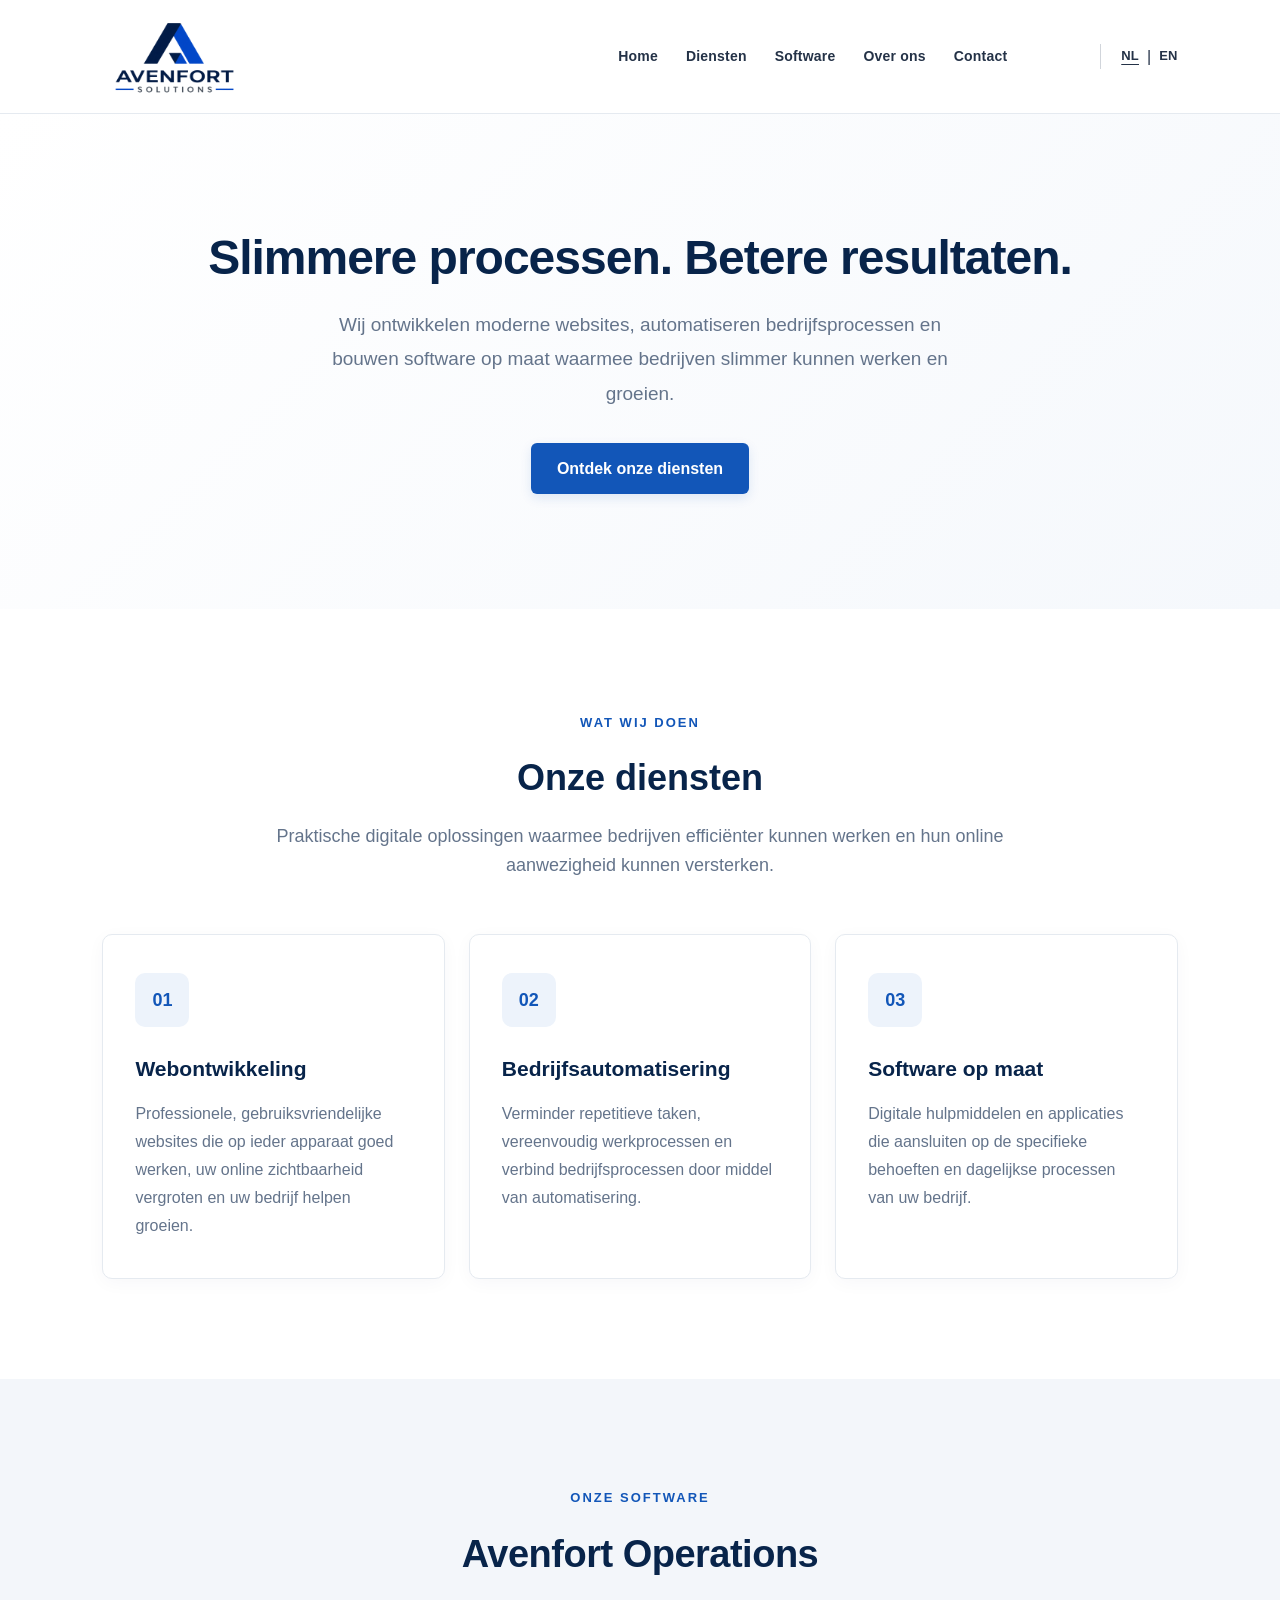
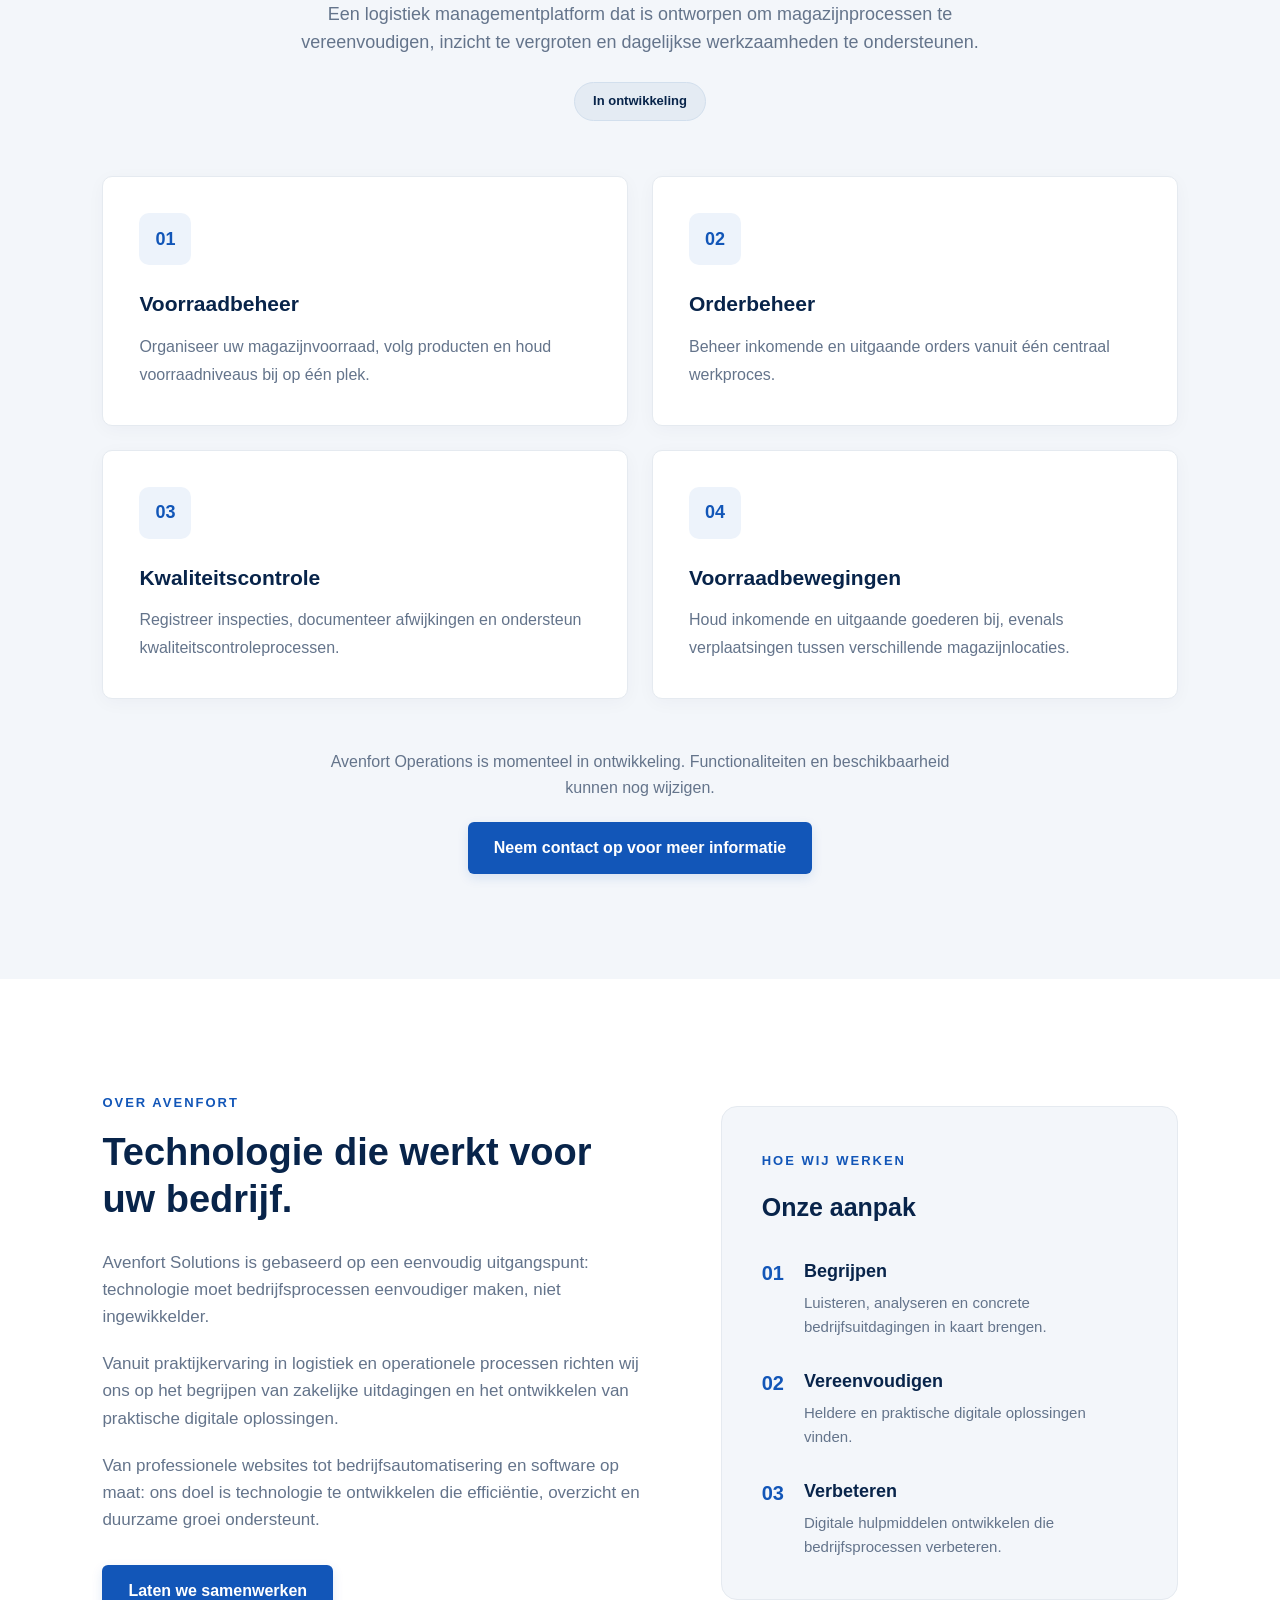
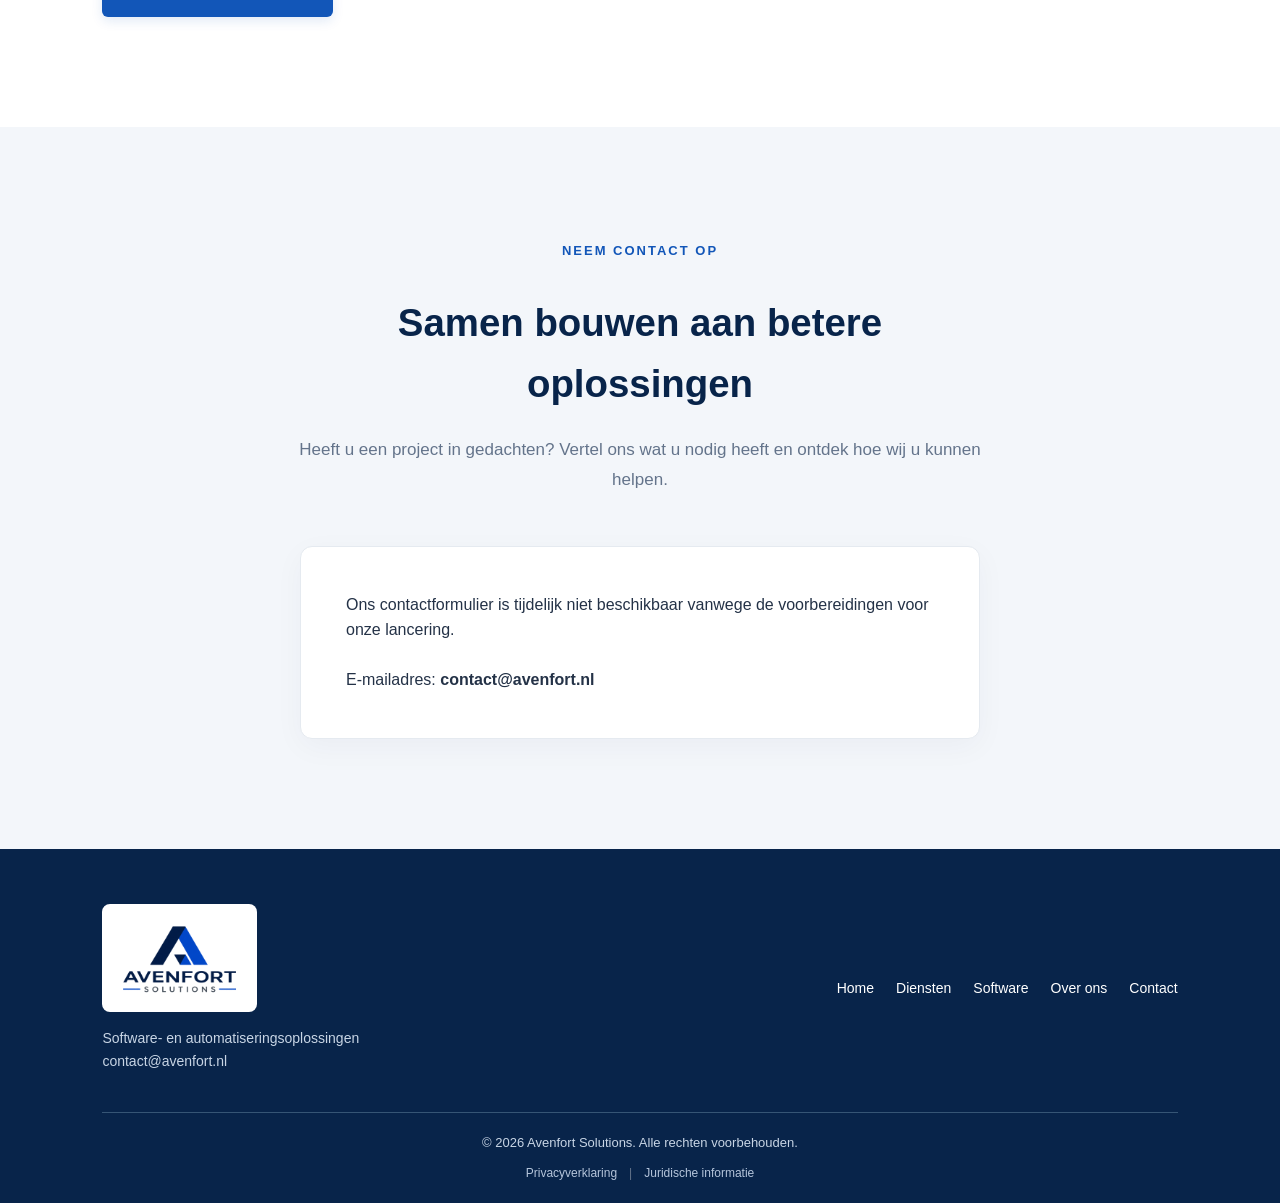
<file: index.html>
<!DOCTYPE html>
<html lang="nl">

<head>

    <meta charset="UTF-8">
    <meta name="viewport" content="width=device-width, initial-scale=1.0">

    <meta name="description"
        content="Avenfort Solutions biedt professionele webontwikkeling, bedrijfsautomatisering en software op maat voor efficiëntere bedrijfsprocessen.">

    <title>Avenfort Solutions | Webontwikkeling & Automatisering</title>

    <!-- SOCIAL MEDIA PREVIEW -->

    <meta property="og:type" content="website">
    <meta property="og:title" content="Avenfort Solutions | Webontwikkeling & Automatisering">
    <meta property="og:description"
        content="Professionele websites, bedrijfsautomatisering en software op maat voor bedrijven die slimmer willen werken en groeien.">
    <meta property="og:url" content="https://avenfort.nl/">
    <meta property="og:site_name" content="Avenfort Solutions">
    <meta property="og:image" content="https://avenfort.nl/assets/social-preview.png">
    <meta property="og:image:width" content="1200">
    <meta property="og:image:height" content="630">
    <meta property="og:image:alt" content="Avenfort Solutions - Slimmere processen. Betere resultaten.">
    <meta property="og:locale" content="nl_NL">
    <meta property="og:locale:alternate" content="en_GB">

    <!-- CSS AND FAVICON -->

    <link rel="stylesheet" href="style.css">
    <link rel="icon" type="image/png" href="assets/logo.png">

    <!-- SEO -->

    <link rel="canonical" href="https://avenfort.nl/">

    <link rel="alternate" hreflang="nl" href="https://avenfort.nl/">
    <link rel="alternate" hreflang="en" href="https://avenfort.nl/en/">
    <link rel="alternate" hreflang="x-default" href="https://avenfort.nl/">

    <!-- LANGUAGE SELECTOR -->

    <style>
        #main-navigation .language-switch {
            display: inline-flex;
            align-items: center;
            gap: 8px;
            white-space: nowrap;
        }

        #main-navigation .language-switch a {
            font-size: 13px;
        }

        #main-navigation .language-switch [aria-current="page"] {
            font-weight: 700;
            text-decoration: underline;
            text-underline-offset: 4px;
        }
    </style>

    <!-- Turnstile temporarily disabled until form reactivation -->

</head>

<body>

    <!-- HEADER -->

    <header>

        <a href="#home" class="logo-link" aria-label="Avenfort Solutions - Home">

            <img src="assets/logo.png" alt="Avenfort Solutions Logo" class="logo-img">

        </a>

        <button class="menu-toggle" type="button" aria-label="Navigatiemenu openen" aria-expanded="false"
            aria-controls="main-navigation">

            <span></span>
            <span></span>
            <span></span>

        </button>

        <nav id="main-navigation" aria-label="Hoofdnavigatie">

            <a href="#home">Home</a>
            <a href="#services">Diensten</a>
            <a href="#software">Software</a>
            <a href="#about">Over ons</a>
            <a href="#contact">Contact</a>

            <span class="language-switch" aria-label="Taalkeuze">

                <a href="index.html" lang="nl" hreflang="nl" aria-current="page" aria-label="Nederlands">NL</a>

                <span aria-hidden="true">|</span>

                <a href="en/index.html" lang="en" hreflang="en" aria-label="English">EN</a>

            </span>

        </nav>

    </header>

    <main>

        <!-- HOME -->

        <section class="hero" id="home">

            <h1>Slimmere processen. Betere resultaten.</h1>

            <p>
                Wij ontwikkelen moderne websites,
                automatiseren bedrijfsprocessen en bouwen
                software op maat waarmee bedrijven
                slimmer kunnen werken en groeien.
            </p>

            <a href="#services" class="btn">
                Ontdek onze diensten
            </a>

        </section>

        <!-- SERVICES -->

        <section class="services" id="services">

            <div class="section-heading">

                <span class="section-label">
                    WAT WIJ DOEN
                </span>

                <h2>Onze diensten</h2>

                <p>
                    Praktische digitale oplossingen waarmee
                    bedrijven efficiënter kunnen werken en
                    hun online aanwezigheid kunnen versterken.
                </p>

            </div>

            <div class="services-container">

                <!-- WEB DEVELOPMENT -->

                <div class="service-card">

                    <div class="service-icon">
                        <span>01</span>
                    </div>

                    <h3>Webontwikkeling</h3>

                    <p>
                        Professionele, gebruiksvriendelijke websites
                        die op ieder apparaat goed werken,
                        uw online zichtbaarheid vergroten
                        en uw bedrijf helpen groeien.
                    </p>

                </div>

                <!-- BUSINESS AUTOMATION -->

                <div class="service-card">

                    <div class="service-icon">
                        <span>02</span>
                    </div>

                    <h3>Bedrijfsautomatisering</h3>

                    <p>
                        Verminder repetitieve taken,
                        vereenvoudig werkprocessen en verbind
                        bedrijfsprocessen door middel
                        van automatisering.
                    </p>

                </div>

                <!-- CUSTOM SOFTWARE -->

                <div class="service-card">

                    <div class="service-icon">
                        <span>03</span>
                    </div>

                    <h3>Software op maat</h3>

                    <p>
                        Digitale hulpmiddelen en applicaties
                        die aansluiten op de specifieke
                        behoeften en dagelijkse processen
                        van uw bedrijf.
                    </p>

                </div>

            </div>

        </section>

        <!-- SOFTWARE -->

        <section class="software" id="software">

            <div class="section-heading">

                <span class="section-label">
                    ONZE SOFTWARE
                </span>

                <h2>Avenfort Operations</h2>

                <p>
                    Een logistiek managementplatform
                    dat is ontworpen om magazijnprocessen
                    te vereenvoudigen, inzicht te vergroten
                    en dagelijkse werkzaamheden te ondersteunen.
                </p>

                <span class="development-badge">
                    In ontwikkeling
                </span>

            </div>

            <div class="software-grid">

                <!-- INVENTORY MANAGEMENT -->

                <div class="software-card">

                    <div class="software-icon">
                        <span>01</span>
                    </div>

                    <h3>Voorraadbeheer</h3>

                    <p>
                        Organiseer uw magazijnvoorraad,
                        volg producten en houd
                        voorraadniveaus bij op één plek.
                    </p>

                </div>

                <!-- ORDER MANAGEMENT -->

                <div class="software-card">

                    <div class="software-icon">
                        <span>02</span>
                    </div>

                    <h3>Orderbeheer</h3>

                    <p>
                        Beheer inkomende en uitgaande
                        orders vanuit één centraal
                        werkproces.
                    </p>

                </div>

                <!-- QUALITY CONTROL -->

                <div class="software-card">

                    <div class="software-icon">
                        <span>03</span>
                    </div>

                    <h3>Kwaliteitscontrole</h3>

                    <p>
                        Registreer inspecties,
                        documenteer afwijkingen en ondersteun
                        kwaliteitscontroleprocessen.
                    </p>

                </div>

                <!-- STOCK MOVEMENTS -->

                <div class="software-card">

                    <div class="software-icon">
                        <span>04</span>
                    </div>

                    <h3>Voorraadbewegingen</h3>

                    <p>
                        Houd inkomende en uitgaande goederen
                        bij, evenals verplaatsingen tussen
                        verschillende magazijnlocaties.
                    </p>

                </div>

            </div>

            <div class="software-action">

                <p>
                    Avenfort Operations is momenteel
                    in ontwikkeling.
                    Functionaliteiten en beschikbaarheid
                    kunnen nog wijzigen.
                </p>

                <a href="#contact" class="btn">
                    Neem contact op voor meer informatie
                </a>

            </div>

        </section>

        <!-- ABOUT US -->

        <section class="about" id="about">

            <div class="about-container">

                <div class="about-content">

                    <span class="section-label">
                        OVER AVENFORT
                    </span>

                    <h2>
                        Technologie die werkt voor uw bedrijf.
                    </h2>

                    <p>
                        Avenfort Solutions is gebaseerd
                        op een eenvoudig uitgangspunt:
                        technologie moet bedrijfsprocessen
                        eenvoudiger maken, niet ingewikkelder.
                    </p>

                    <p>
                        Vanuit praktijkervaring in logistiek
                        en operationele processen richten wij
                        ons op het begrijpen van zakelijke
                        uitdagingen en het ontwikkelen van
                        praktische digitale oplossingen.
                    </p>

                    <p>
                        Van professionele websites tot
                        bedrijfsautomatisering en software
                        op maat: ons doel is technologie
                        te ontwikkelen die efficiëntie,
                        overzicht en duurzame groei ondersteunt.
                    </p>

                    <a href="#contact" class="btn">
                        Laten we samenwerken
                    </a>

                </div>

                <div class="about-highlight">

                    <span class="section-label">
                        HOE WIJ WERKEN
                    </span>

                    <h3>Onze aanpak</h3>

                    <!-- UNDERSTAND -->

                    <div class="about-feature">

                        <span>01</span>

                        <div>

                            <h4>Begrijpen</h4>

                            <p>
                                Luisteren, analyseren en
                                concrete bedrijfsuitdagingen
                                in kaart brengen.
                            </p>

                        </div>

                    </div>

                    <!-- SIMPLIFY -->

                    <div class="about-feature">

                        <span>02</span>

                        <div>

                            <h4>Vereenvoudigen</h4>

                            <p>
                                Heldere en praktische
                                digitale oplossingen vinden.
                            </p>

                        </div>

                    </div>

                    <!-- IMPROVE -->

                    <div class="about-feature">

                        <span>03</span>

                        <div>

                            <h4>Verbeteren</h4>

                            <p>
                                Digitale hulpmiddelen ontwikkelen
                                die bedrijfsprocessen verbeteren.
                            </p>

                        </div>

                    </div>

                </div>

            </div>

        </section>

        <!-- CONTACT -->

        <section class="contact" id="contact">

            <div class="contact-container">

                <div class="section-heading">

                    <span class="section-label">
                        NEEM CONTACT OP
                    </span>

                    <h2>Samen bouwen aan betere oplossingen</h2>

                    <p>
                        Heeft u een project in gedachten?
                        Vertel ons wat u nodig heeft
                        en ontdek hoe wij u kunnen helpen.
                    </p>

                </div>

                <div class="contact-form-wrapper">

                    <div class="contact-form">

                        <p>
                            Ons contactformulier is tijdelijk
                            niet beschikbaar vanwege de
                            voorbereidingen voor onze lancering.
                        </p>

                        <p>
                            E-mailadres:
                            <strong>contact@avenfort.nl</strong>
                        </p>

                    </div>

                    <!-- CONTACT FORM BACKUP -->

                    <template id="contact-form-backup">

                        <form class="contact-form" action="https://formspree.io/f/xdegyrql" method="POST">

                            <div class="form-group">

                                <label for="full-name">
                                    Volledige naam
                                </label>

                                <input type="text" id="full-name" name="name" placeholder="Uw naam" autocomplete="name"
                                    required>

                            </div>

                            <div class="form-group">

                                <label for="email">
                                    E-mailadres
                                </label>

                                <input type="email" id="email" name="email" placeholder="naam@bedrijf.nl"
                                    autocomplete="email" required>

                            </div>

                            <div class="form-group">

                                <label for="service">
                                    Dienst
                                </label>

                                <select id="service" name="service" required>

                                    <option value="" disabled selected>
                                        Selecteer een dienst
                                    </option>

                                    <option value="Web Development">
                                        Webontwikkeling
                                    </option>

                                    <option value="Business Automation">
                                        Bedrijfsautomatisering
                                    </option>

                                    <option value="Custom Software">
                                        Software op maat
                                    </option>

                                    <option value="Avenfort Operations">
                                        Avenfort Operations
                                    </option>

                                    <option value="Other">
                                        Overig
                                    </option>

                                </select>

                            </div>

                            <div class="form-group">

                                <label for="message">
                                    Projectdetails
                                </label>

                                <textarea id="message" name="message" rows="6"
                                    placeholder="Vertel ons over uw project..." required></textarea>

                            </div>

                            <!-- CLOUDFLARE TURNSTILE -->

                            <div class="cf-turnstile" data-sitekey="0x4AAAAAAGSRZhjau2yu7mn4">
                            </div>

                            <button type="submit" class="btn contact-submit">

                                Bericht versturen

                            </button>

                            <p class="form-notice">
                                Vermeld geen gevoelige persoonsgegevens.
                            </p>

                        </form>

                    </template>

                </div>

            </div>

        </section>

    </main>

    <!-- FOOTER -->

    <footer>

        <div class="footer-container">

            <div class="footer-brand">

                <img src="assets/logo.png" alt="Avenfort Solutions" class="footer-logo">

                <p>
                    Software- en automatiseringsoplossingen
                </p>

                <p>contact@avenfort.nl</p>

            </div>

            <div class="footer-links">

                <a href="#home">Home</a>
                <a href="#services">Diensten</a>
                <a href="#software">Software</a>
                <a href="#about">Over ons</a>
                <a href="#contact">Contact</a>

            </div>

        </div>

        <div class="footer-bottom">

            <p>
                &copy; 2026 Avenfort Solutions.
                Alle rechten voorbehouden.
            </p>

            <div class="footer-legal">

                <a href="privacy.html">
                    Privacyverklaring
                </a>

                <span>|</span>

                <a href="legal.html">
                    Juridische informatie
                </a>

            </div>

        </div>

    </footer>

    <!-- MOBILE NAVIGATION -->

    <script>

        const menuToggle = document.querySelector(".menu-toggle");
        const navigation = document.querySelector("#main-navigation");

        menuToggle.addEventListener("click", function () {

            const isOpen = navigation.classList.toggle("active");

            menuToggle.setAttribute("aria-expanded", isOpen);

            menuToggle.setAttribute(
                "aria-label",
                isOpen ? "Navigatiemenu sluiten" : "Navigatiemenu openen"
            );

        });

        const navLinks = navigation.querySelectorAll("a");

        navLinks.forEach(function (link) {

            link.addEventListener("click", function () {

                navigation.classList.remove("active");

                menuToggle.setAttribute("aria-expanded", "false");

                menuToggle.setAttribute(
                    "aria-label",
                    "Navigatiemenu openen"
                );

            });

        });

    </script>

    <!-- CONTACT SCRIPT BACKUP - DISABLED -->

    <script type="text/plain" id="contact-script-backup">

        const contactForm = document.querySelector("form.contact-form");
        const submitButton = contactForm.querySelector(".contact-submit");

        const formStatus = document.createElement("div");

        formStatus.className = "form-status";
        formStatus.setAttribute("role", "status");

        contactForm.appendChild(formStatus);

        contactForm.addEventListener("submit", async function (event) {

            event.preventDefault();

            if (submitButton.disabled) return;

            formStatus.textContent = "";
            formStatus.className = "form-status";

            const formData = new FormData(contactForm);
            const token = formData.get("cf-turnstile-response");

            if (!token) {

                formStatus.classList.add("error");

                formStatus.textContent =
                    "De beveiligingscontrole is nog niet gereed. Wacht even en probeer het opnieuw.";

                return;

            }

            submitButton.disabled = true;
            submitButton.textContent = "Versturen...";

            try {

                const response = await fetch(contactForm.action, {

                    method: "POST",
                    body: formData,

                    headers: {
                        "Accept": "application/json"
                    }

                });

                if (response.ok) {

                    contactForm.reset();

                    formStatus.classList.add("success");

                    formStatus.textContent =
                        "Uw bericht is succesvol verzonden! Bedankt voor uw interesse in Avenfort Solutions. Wij nemen zo spoedig mogelijk contact met u op.";

                } else {

                    throw new Error("Submission failed");

                }

            } catch (error) {

                formStatus.classList.add("error");

                formStatus.textContent =
                    "Er is iets misgegaan. Probeer het later opnieuw.";

            } finally {

                if (window.turnstile) {
                    window.turnstile.reset();
                }

                submitButton.disabled = false;
                submitButton.textContent = "Bericht versturen";

            }

        });

    </script>

</body>

</html>
</file>
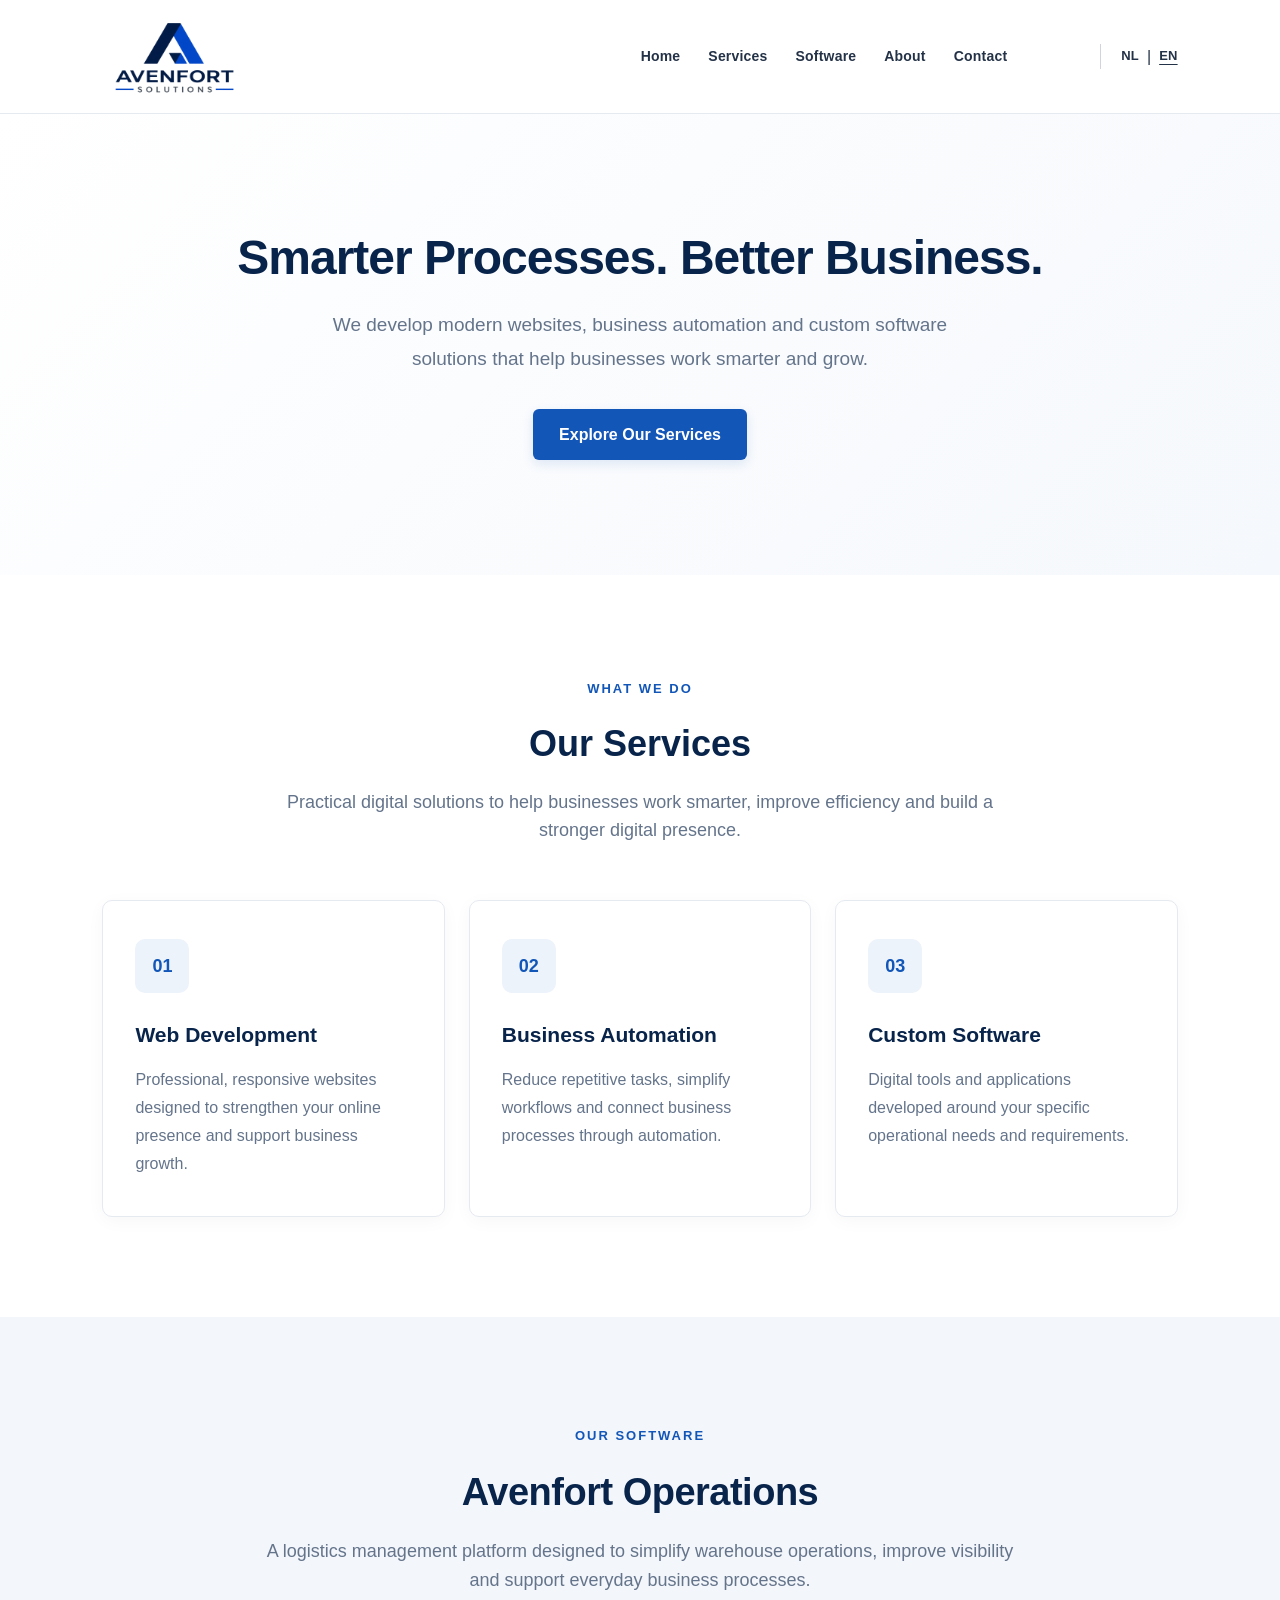
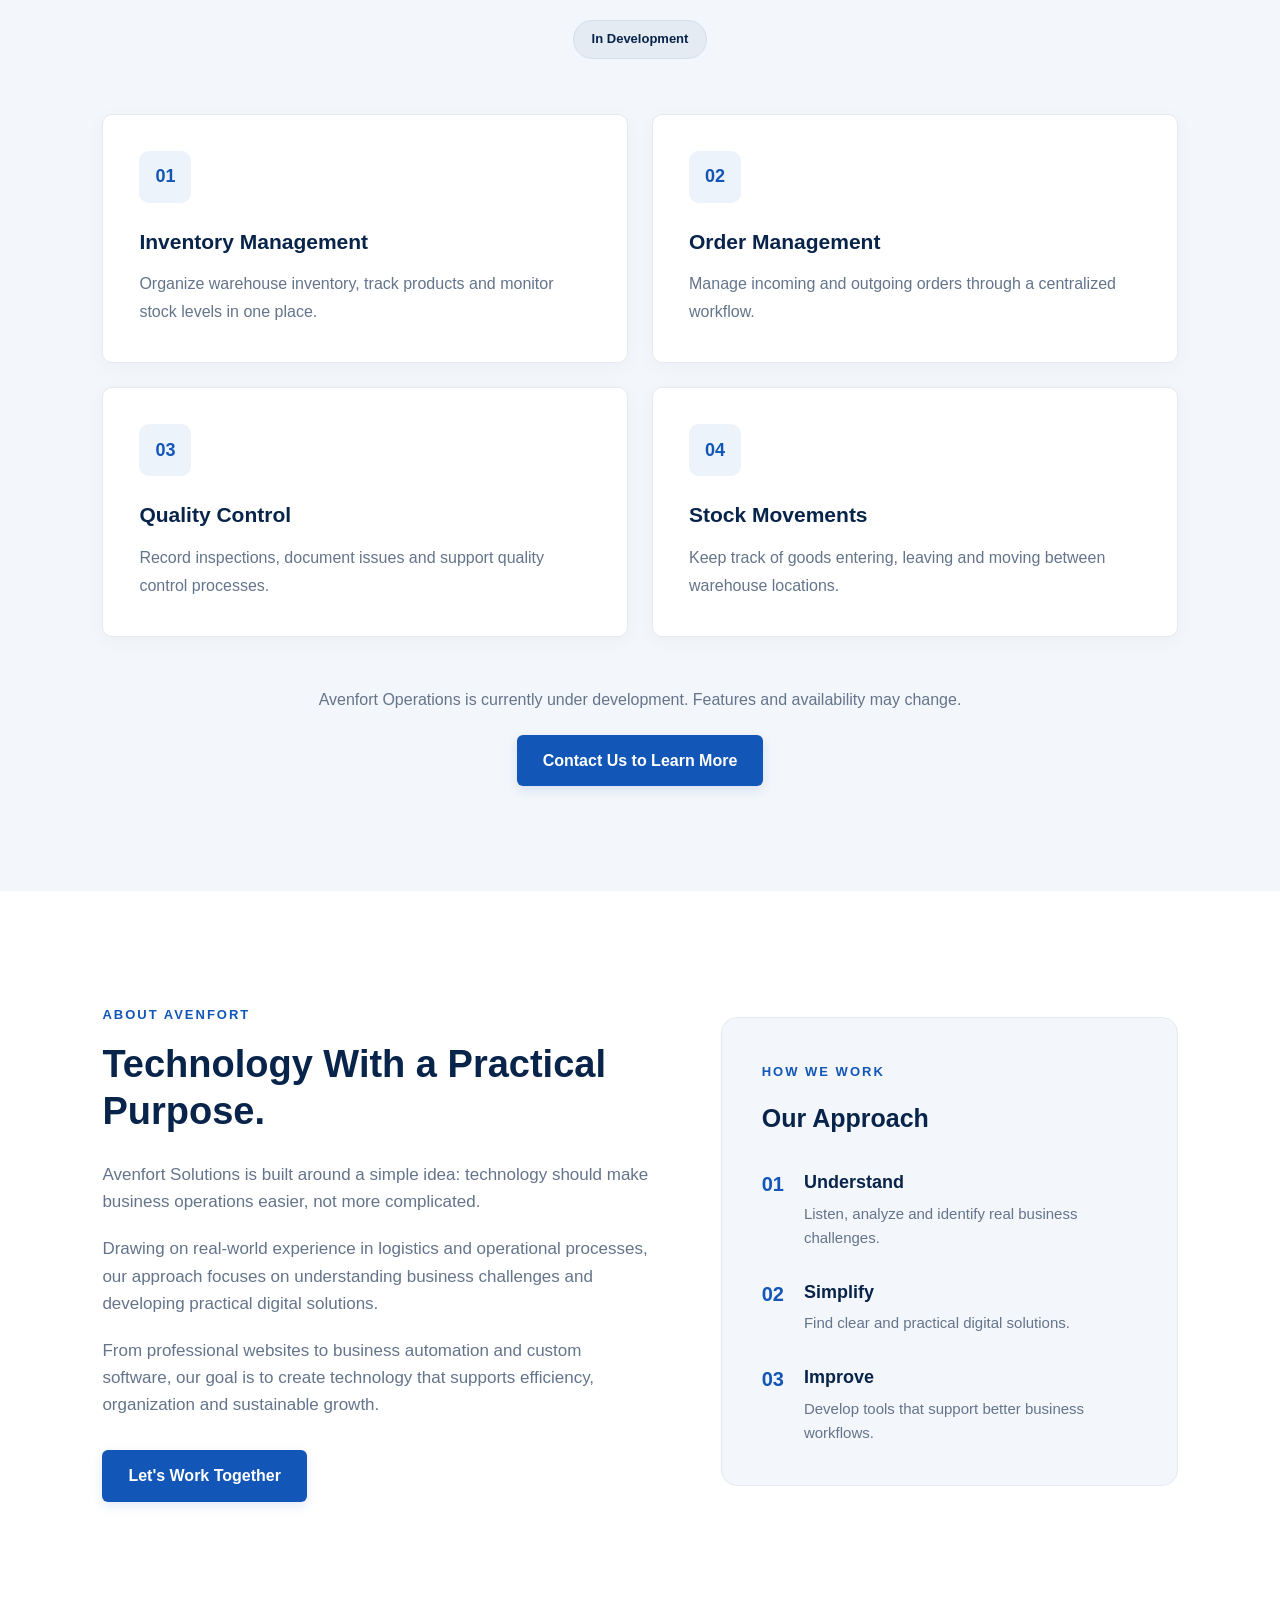
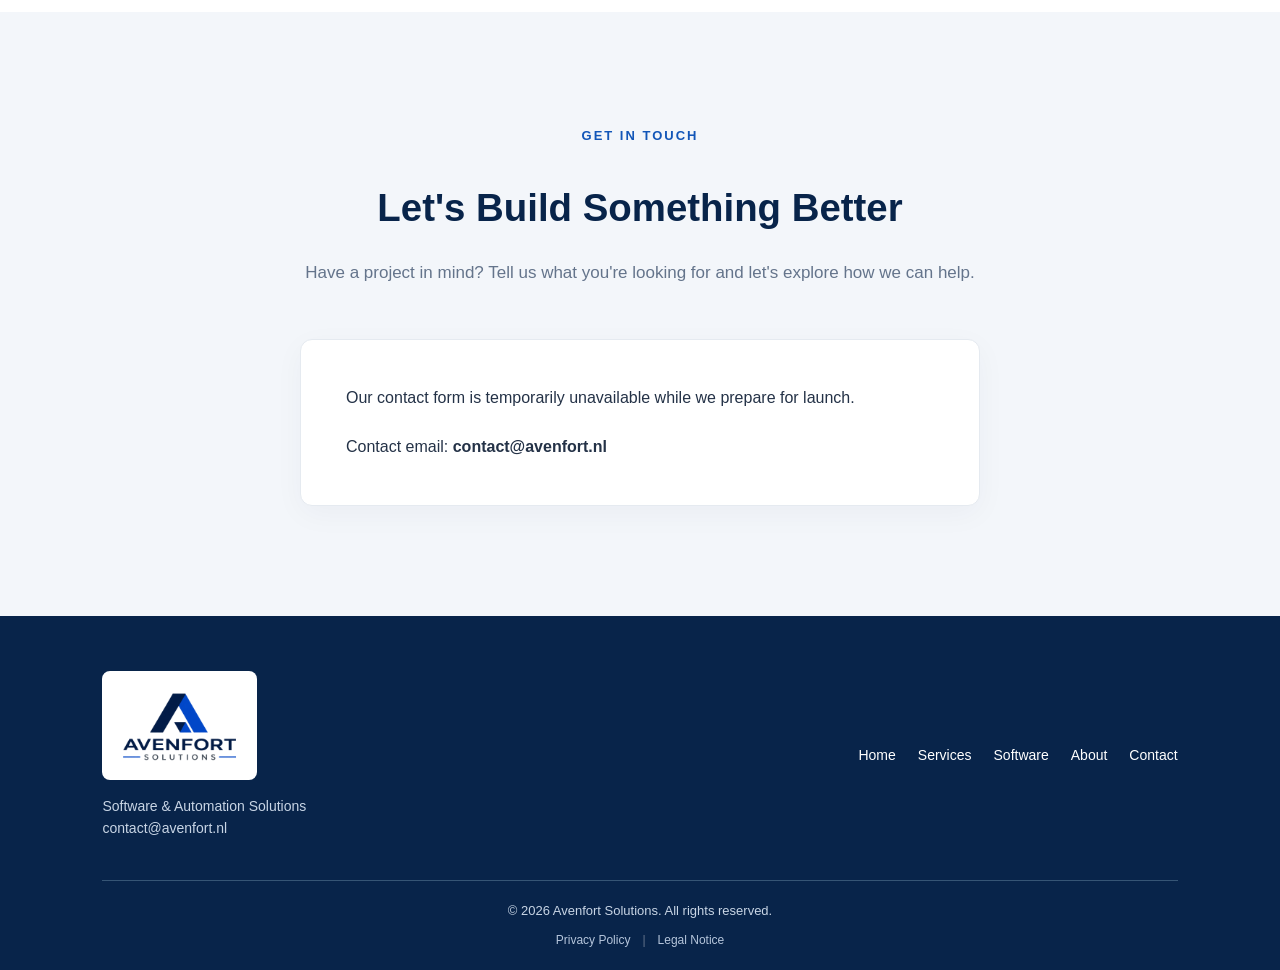
<file: en/index.html>
<!DOCTYPE html>
<html lang="en">

<head>
    <meta charset="UTF-8">
    <meta name="viewport" content="width=device-width, initial-scale=1.0">

    <meta name="description"
        content="Avenfort Solutions provides professional web development, business automation and custom software solutions to help businesses improve efficiency and grow.">

    <title>Avenfort Solutions | Web Development & Automation</title>

    <!-- SOCIAL MEDIA PREVIEW -->

    <meta property="og:type" content="website">
    <meta property="og:title" content="Avenfort Solutions | Web Development & Automation">
    <meta property="og:description"
        content="Professional web development, business automation and custom software solutions to help businesses work smarter and grow.">
    <meta property="og:url" content="https://avenfort.nl/en/">
    <meta property="og:site_name" content="Avenfort Solutions">
    <meta property="og:image" content="https://avenfort.nl/assets/social-preview.png">
    <meta property="og:image:width" content="1200">
    <meta property="og:image:height" content="630">
    <meta property="og:image:alt" content="Avenfort Solutions - Smarter Processes. Better Business.">
    <meta property="og:locale" content="en_GB">
    <meta property="og:locale:alternate" content="nl_NL">

    <!-- CSS AND FAVICON -->

    <link rel="stylesheet" href="../style.css">
    <link rel="icon" type="image/png" href="../assets/logo.png">

    <!-- SEO -->

    <link rel="canonical" href="https://avenfort.nl/en/">

    <link rel="alternate" hreflang="nl" href="https://avenfort.nl/">
    <link rel="alternate" hreflang="en" href="https://avenfort.nl/en/">
    <link rel="alternate" hreflang="x-default" href="https://avenfort.nl/">

    <!-- LANGUAGE SELECTOR -->

    <style>
        #main-navigation .language-switch {
            display: inline-flex;
            align-items: center;
            gap: 8px;
            white-space: nowrap;
        }

        #main-navigation .language-switch a {
            font-size: 13px;
        }

        #main-navigation .language-switch [aria-current="page"] {
            font-weight: 700;
            text-decoration: underline;
            text-underline-offset: 4px;
        }
    </style>

    <!-- Turnstile temporarily disabled until form reactivation -->

</head>

<body>

    <!-- HEADER -->

    <header>

        <a href="#home" class="logo-link" aria-label="Avenfort Solutions - Home">
            <img src="../assets/logo.png" alt="Avenfort Solutions Logo" class="logo-img">
        </a>

        <button class="menu-toggle" type="button" aria-label="Open navigation menu" aria-expanded="false"
            aria-controls="main-navigation">

            <span></span>
            <span></span>
            <span></span>

        </button>

        <nav id="main-navigation" aria-label="Main navigation">

            <a href="#home">Home</a>
            <a href="#services">Services</a>
            <a href="#software">Software</a>
            <a href="#about">About</a>
            <a href="#contact">Contact</a>

            <span class="language-switch" aria-label="Language selection">

                <a href="../index.html" lang="nl" hreflang="nl" aria-label="Nederlands">NL</a>

                <span aria-hidden="true">|</span>

                <a href="index.html" lang="en" hreflang="en" aria-current="page" aria-label="English">EN</a>

            </span>

        </nav>

    </header>

    <main>

        <!-- HOME -->

        <section class="hero" id="home">

            <h1>Smarter Processes. Better Business.</h1>

            <p>
                We develop modern websites, business automation
                and custom software solutions that help
                businesses work smarter and grow.
            </p>

            <a href="#services" class="btn">
                Explore Our Services
            </a>

        </section>

        <!-- SERVICES -->

        <section class="services" id="services">

            <div class="section-heading">

                <span class="section-label">
                    WHAT WE DO
                </span>

                <h2>Our Services</h2>

                <p>
                    Practical digital solutions to help
                    businesses work smarter, improve efficiency
                    and build a stronger digital presence.
                </p>

            </div>

            <div class="services-container">

                <div class="service-card">

                    <div class="service-icon">
                        <span>01</span>
                    </div>

                    <h3>Web Development</h3>

                    <p>
                        Professional, responsive websites
                        designed to strengthen your online
                        presence and support business growth.
                    </p>

                </div>

                <div class="service-card">

                    <div class="service-icon">
                        <span>02</span>
                    </div>

                    <h3>Business Automation</h3>

                    <p>
                        Reduce repetitive tasks, simplify
                        workflows and connect business
                        processes through automation.
                    </p>

                </div>

                <div class="service-card">

                    <div class="service-icon">
                        <span>03</span>
                    </div>

                    <h3>Custom Software</h3>

                    <p>
                        Digital tools and applications
                        developed around your specific
                        operational needs and requirements.
                    </p>

                </div>

            </div>

        </section>

        <!-- SOFTWARE -->

        <section class="software" id="software">

            <div class="section-heading">

                <span class="section-label">
                    OUR SOFTWARE
                </span>

                <h2>Avenfort Operations</h2>

                <p>
                    A logistics management platform
                    designed to simplify warehouse operations,
                    improve visibility and support
                    everyday business processes.
                </p>

                <span class="development-badge">
                    In Development
                </span>

            </div>

            <div class="software-grid">

                <div class="software-card">

                    <div class="software-icon">
                        <span>01</span>
                    </div>

                    <h3>Inventory Management</h3>

                    <p>
                        Organize warehouse inventory,
                        track products and monitor
                        stock levels in one place.
                    </p>

                </div>

                <div class="software-card">

                    <div class="software-icon">
                        <span>02</span>
                    </div>

                    <h3>Order Management</h3>

                    <p>
                        Manage incoming and outgoing
                        orders through a centralized
                        workflow.
                    </p>

                </div>

                <div class="software-card">

                    <div class="software-icon">
                        <span>03</span>
                    </div>

                    <h3>Quality Control</h3>

                    <p>
                        Record inspections,
                        document issues and support
                        quality control processes.
                    </p>

                </div>

                <div class="software-card">

                    <div class="software-icon">
                        <span>04</span>
                    </div>

                    <h3>Stock Movements</h3>

                    <p>
                        Keep track of goods entering,
                        leaving and moving between
                        warehouse locations.
                    </p>

                </div>

            </div>

            <div class="software-action">

                <p>
                    Avenfort Operations is currently
                    under development.
                    Features and availability may change.
                </p>

                <a href="#contact" class="btn">
                    Contact Us to Learn More
                </a>

            </div>

        </section>

        <!-- ABOUT US -->

        <section class="about" id="about">

            <div class="about-container">

                <div class="about-content">

                    <span class="section-label">
                        ABOUT AVENFORT
                    </span>

                    <h2>
                        Technology With a Practical Purpose.
                    </h2>

                    <p>
                        Avenfort Solutions is built around
                        a simple idea: technology should make
                        business operations easier, not
                        more complicated.
                    </p>

                    <p>
                        Drawing on real-world experience
                        in logistics and operational processes,
                        our approach focuses on understanding
                        business challenges and developing
                        practical digital solutions.
                    </p>

                    <p>
                        From professional websites to
                        business automation and custom
                        software, our goal is to create
                        technology that supports efficiency,
                        organization and sustainable growth.
                    </p>

                    <a href="#contact" class="btn">
                        Let's Work Together
                    </a>

                </div>

                <div class="about-highlight">

                    <span class="section-label">
                        HOW WE WORK
                    </span>

                    <h3>Our Approach</h3>

                    <div class="about-feature">

                        <span>01</span>

                        <div>

                            <h4>Understand</h4>

                            <p>
                                Listen, analyze and identify
                                real business challenges.
                            </p>

                        </div>

                    </div>

                    <div class="about-feature">

                        <span>02</span>

                        <div>

                            <h4>Simplify</h4>

                            <p>
                                Find clear and practical
                                digital solutions.
                            </p>

                        </div>

                    </div>

                    <div class="about-feature">

                        <span>03</span>

                        <div>

                            <h4>Improve</h4>

                            <p>
                                Develop tools that support
                                better business workflows.
                            </p>

                        </div>

                    </div>

                </div>

            </div>

        </section>

        <!-- CONTACT -->

        <section class="contact" id="contact">

            <div class="contact-container">

                <div class="section-heading">

                    <span class="section-label">
                        GET IN TOUCH
                    </span>

                    <h2>Let's Build Something Better</h2>

                    <p>
                        Have a project in mind?
                        Tell us what you're looking for
                        and let's explore how we can help.
                    </p>

                </div>

                <div class="contact-form-wrapper">

                    <div class="contact-form">

                        <p>
                            Our contact form is temporarily unavailable
                            while we prepare for launch.
                        </p>

                        <p>
                            Contact email:
                            <strong>contact@avenfort.nl</strong>
                        </p>

                    </div>

                    <!-- CONTACT FORM BACKUP -->

                    <template id="contact-form-backup">

                        <form class="contact-form" action="https://formspree.io/f/xdegyrql" method="POST">

                            <div class="form-group">

                                <label for="full-name">
                                    Full Name
                                </label>

                                <input type="text" id="full-name" name="name" placeholder="Your name"
                                    autocomplete="name" required>

                            </div>

                            <div class="form-group">

                                <label for="email">
                                    Email Address
                                </label>

                                <input type="email" id="email" name="email" placeholder="you@company.com"
                                    autocomplete="email" required>

                            </div>

                            <div class="form-group">

                                <label for="service">
                                    Service
                                </label>

                                <select id="service" name="service" required>

                                    <option value="" disabled selected>
                                        Select a service
                                    </option>

                                    <option value="Web Development">
                                        Web Development
                                    </option>

                                    <option value="Business Automation">
                                        Business Automation
                                    </option>

                                    <option value="Custom Software">
                                        Custom Software
                                    </option>

                                    <option value="Avenfort Operations">
                                        Avenfort Operations
                                    </option>

                                    <option value="Other">
                                        Other
                                    </option>

                                </select>

                            </div>

                            <div class="form-group">

                                <label for="message">
                                    Project Details
                                </label>

                                <textarea id="message" name="message" rows="6"
                                    placeholder="Tell us about your project..." required></textarea>

                            </div>

                            <div class="cf-turnstile" data-sitekey="0x4AAAAAAGSRZhjau2yu7mn4">
                            </div>

                            <button type="submit" class="btn contact-submit">
                                Send Message
                            </button>

                            <p class="form-notice">
                                Please do not include sensitive personal information.
                            </p>

                        </form>

                    </template>

                </div>

            </div>

        </section>

    </main>

    <!-- FOOTER -->

    <footer>

        <div class="footer-container">

            <div class="footer-brand">

                <img src="../assets/logo.png" alt="Avenfort Solutions" class="footer-logo">

                <p>
                    Software & Automation Solutions
                </p>

                <p>contact@avenfort.nl</p>

            </div>

            <div class="footer-links">

                <a href="#home">Home</a>
                <a href="#services">Services</a>
                <a href="#software">Software</a>
                <a href="#about">About</a>
                <a href="#contact">Contact</a>

            </div>

        </div>

        <div class="footer-bottom">

            <p>
                &copy; 2026 Avenfort Solutions.
                All rights reserved.
            </p>

            <div class="footer-legal">

                <a href="privacy.html">Privacy Policy</a>

                <span>|</span>

                <a href="legal.html">Legal Notice</a>

            </div>

        </div>

    </footer>

    <!-- MOBILE NAVIGATION -->

    <script>

        const menuToggle = document.querySelector(".menu-toggle");
        const navigation = document.querySelector("#main-navigation");

        menuToggle.addEventListener("click", function () {

            const isOpen = navigation.classList.toggle("active");

            menuToggle.setAttribute("aria-expanded", isOpen);

            menuToggle.setAttribute(
                "aria-label",
                isOpen ? "Close navigation menu" : "Open navigation menu"
            );

        });

        const navLinks = navigation.querySelectorAll("a");

        navLinks.forEach(function (link) {

            link.addEventListener("click", function () {

                navigation.classList.remove("active");

                menuToggle.setAttribute("aria-expanded", "false");

                menuToggle.setAttribute(
                    "aria-label",
                    "Open navigation menu"
                );

            });

        });

    </script>

    <!-- CONTACT SCRIPT BACKUP - DISABLED -->

    <script type="text/plain" id="contact-script-backup">

        const contactForm = document.querySelector("form.contact-form");
        const submitButton = contactForm.querySelector(".contact-submit");

        const formStatus = document.createElement("div");

        formStatus.className = "form-status";
        formStatus.setAttribute("role", "status");

        contactForm.appendChild(formStatus);

        contactForm.addEventListener("submit", async function (event) {

            event.preventDefault();

            if (submitButton.disabled) return;

            formStatus.textContent = "";
            formStatus.className = "form-status";

            const formData = new FormData(contactForm);
            const token = formData.get("cf-turnstile-response");

            if (!token) {

                formStatus.classList.add("error");

                formStatus.textContent =
                    "Security verification is not ready. Please wait and try again.";

                return;

            }

            submitButton.disabled = true;
            submitButton.textContent = "Sending...";

            try {

                const response = await fetch(contactForm.action, {

                    method: "POST",
                    body: formData,

                    headers: {
                        "Accept": "application/json"
                    }

                });

                if (response.ok) {

                    contactForm.reset();

                    formStatus.classList.add("success");

                    formStatus.textContent =
                        "Message sent successfully! Thank you for contacting Avenfort Solutions. We will get back to you as soon as possible.";

                } else {

                    throw new Error("Submission failed");

                }

            } catch (error) {

                formStatus.classList.add("error");

                formStatus.textContent =
                    "Something went wrong. Please try again later.";

            } finally {

                if (window.turnstile) {
                    window.turnstile.reset();
                }

                submitButton.disabled = false;
                submitButton.textContent = "Send Message";

            }

        });

    </script>

</body>

</html>
</file>
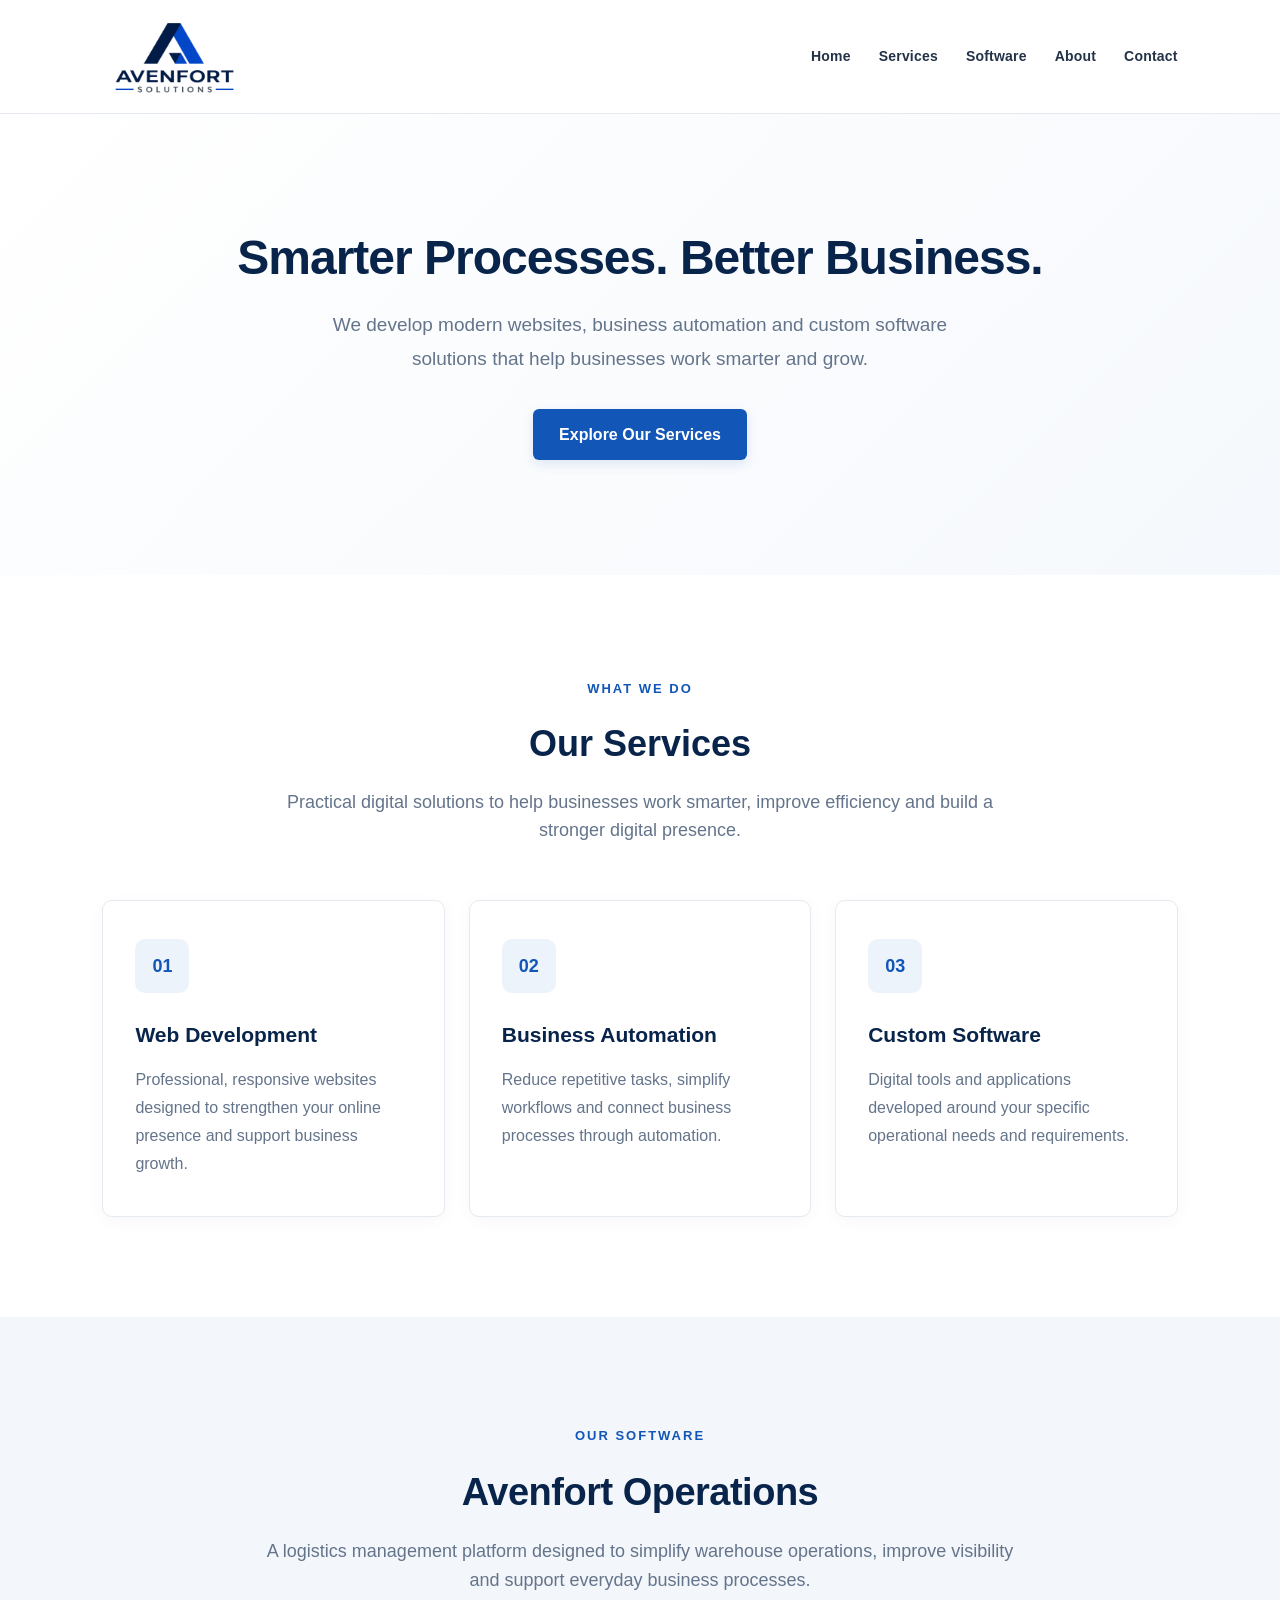
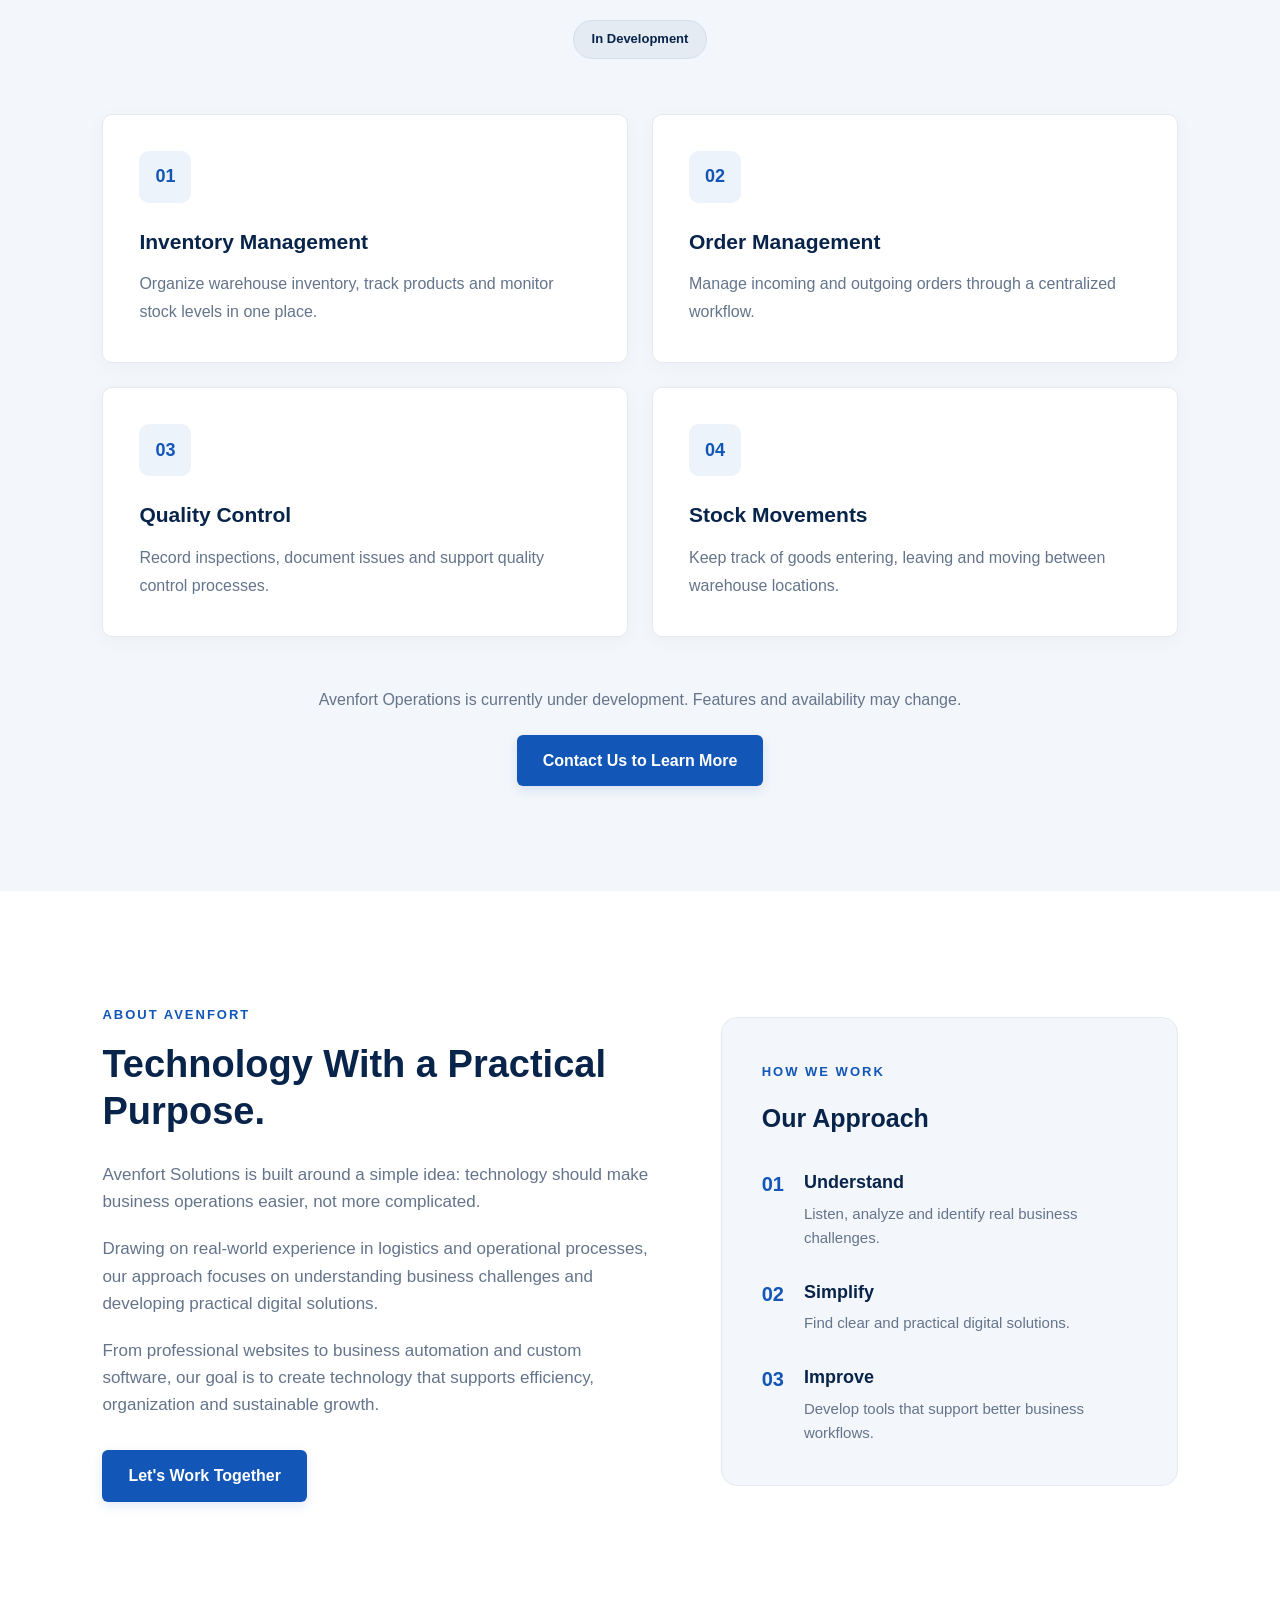
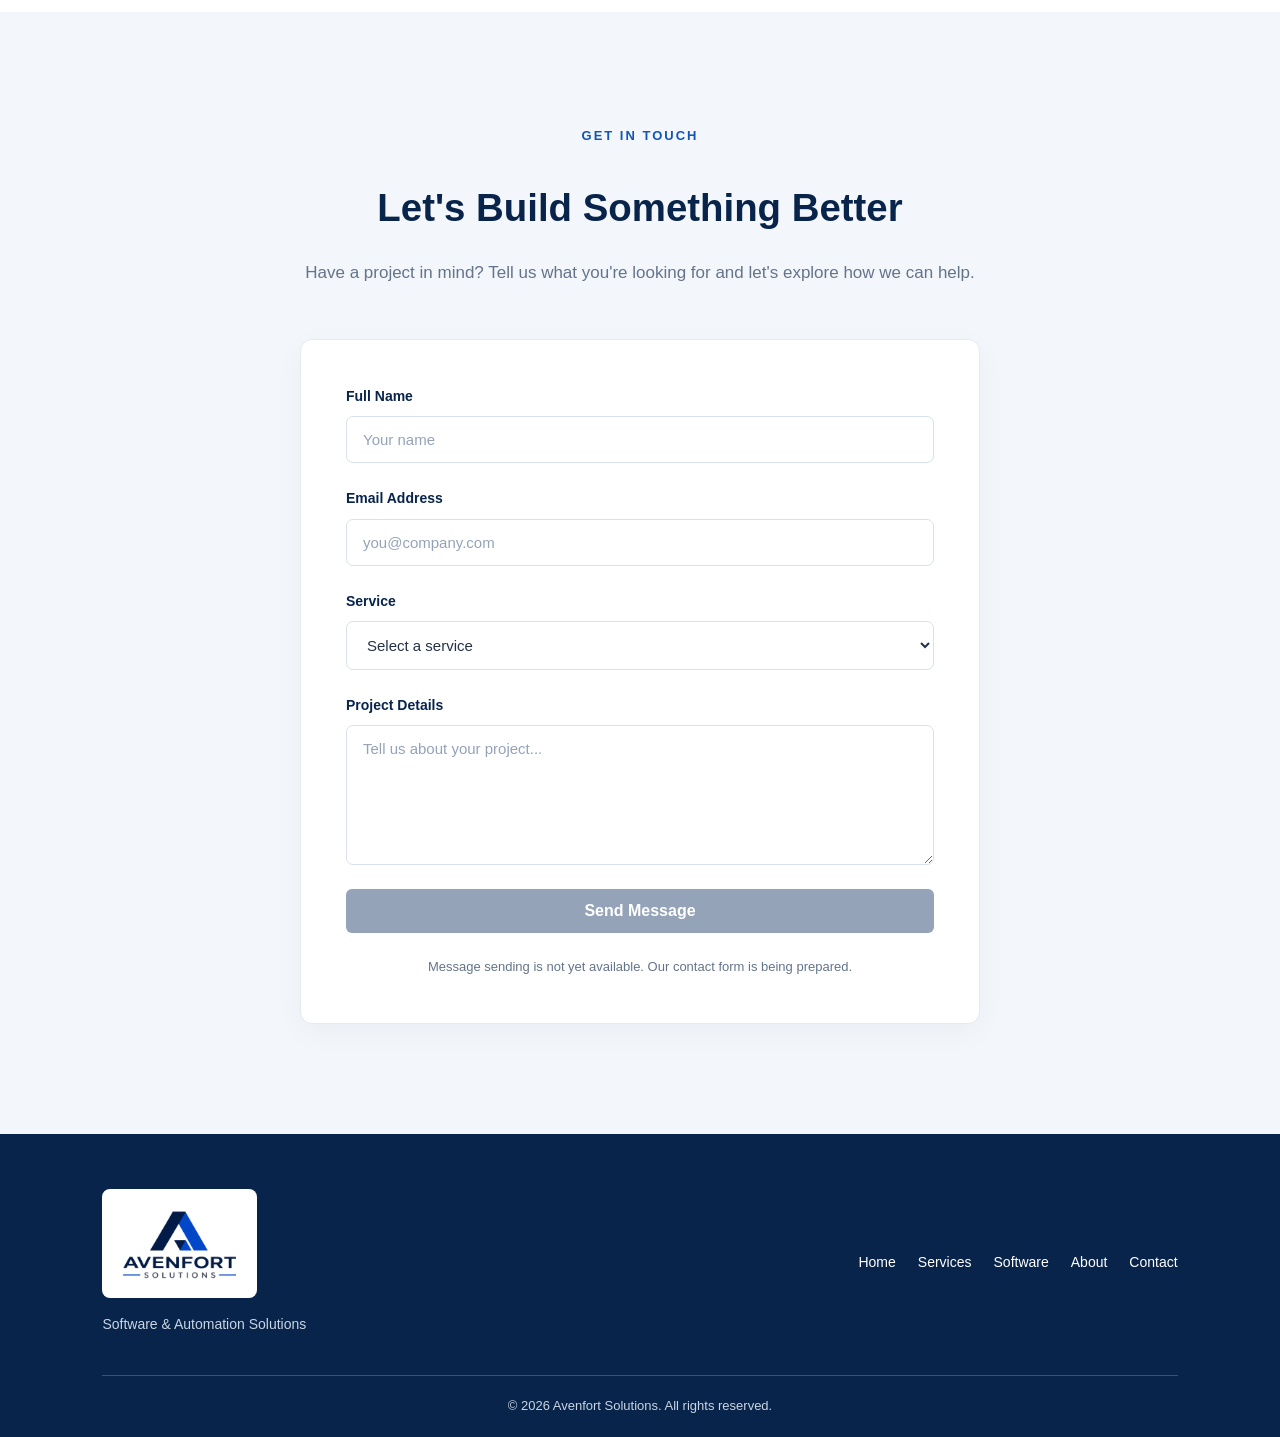
<file: Fase Final LogiCore/index.html>
<!DOCTYPE html>
<html lang="en">

<head>
    <meta charset="UTF-8">
    <meta name="viewport" content="width=device-width, initial-scale=1.0">

    <meta name="description"
        content="Avenfort Solutions provides professional web development, business automation and custom software solutions to help businesses improve efficiency and grow.">

    <title>Avenfort Solutions | Web Development & Automation</title>

    <!-- SOCIAL MEDIA PREVIEW -->

    <meta property="og:type" content="website">

    <meta property="og:title" content="Avenfort Solutions | Web Development & Automation">

    <meta property="og:description"
        content="Professional web development, business automation and custom software solutions to help businesses work smarter and grow.">

    <meta property="og:url" content="https://avenforts.nl/">

    <meta property="og:site_name" content="Avenfort Solutions">
    <meta property="og:image" content="https://avenforts.nl/assets/social-preview.png">

    <meta property="og:image:width" content="1200">
    <meta property="og:image:height" content="630">
    <meta property="og:image:alt" content="Avenfort Solutions - Smarter Processes. Better Business.">

    <link rel="stylesheet" href="style.css">
    <link rel="icon" type="image/png" href="assets/logo.png">
</head>

<body>

    <!-- HEADER -->
    <header>

        <a href="#home" class="logo-link" aria-label="Avenfort Solutions - Home">
            <img src="assets/logo.png" alt="Avenfort Solutions Logo" class="logo-img">
        </a>

        <button class="menu-toggle" type="button" aria-label="Open navigation menu" aria-expanded="false"
            aria-controls="main-navigation">
            <span></span>
            <span></span>
            <span></span>
        </button>

        <nav id="main-navigation" aria-label="Main navigation">
            <a href="#home">Home</a>
            <a href="#services">Services</a>
            <a href="#software">Software</a>
            <a href="#about">About</a>
            <a href="#contact">Contact</a>
        </nav>

    </header>



    <main>

        <!-- HOME -->
        <section class="hero" id="home">

            <h1>Smarter Processes. Better Business.</h1>

            <p>
                We develop modern websites, business automation
                and custom software solutions that help
                businesses work smarter and grow.
            </p>

            <a href="#services" class="btn">
                Explore Our Services
            </a>

        </section>


        <!-- SERVICES -->
        <section class="services" id="services">

            <div class="section-heading">

                <span class="section-label">
                    WHAT WE DO
                </span>

                <h2>Our Services</h2>

                <p>
                    Practical digital solutions to help
                    businesses work smarter, improve efficiency
                    and build a stronger digital presence.
                </p>

            </div>


            <div class="services-container">

                <!-- WEB DEVELOPMENT -->
                <div class="service-card">

                    <div class="service-icon">
                        <span>01</span>
                    </div>

                    <h3>Web Development</h3>

                    <p>
                        Professional, responsive websites
                        designed to strengthen your online
                        presence and support business growth.
                    </p>

                </div>


                <!-- BUSINESS AUTOMATION -->
                <div class="service-card">

                    <div class="service-icon">
                        <span>02</span>
                    </div>

                    <h3>Business Automation</h3>

                    <p>
                        Reduce repetitive tasks, simplify
                        workflows and connect business
                        processes through automation.
                    </p>

                </div>


                <!-- CUSTOM SOFTWARE -->
                <div class="service-card">

                    <div class="service-icon">
                        <span>03</span>
                    </div>

                    <h3>Custom Software</h3>

                    <p>
                        Digital tools and applications
                        developed around your specific
                        operational needs and requirements.
                    </p>

                </div>

            </div>

        </section>


        <!-- SOFTWARE -->
        <section class="software" id="software">

            <div class="section-heading">

                <span class="section-label">
                    OUR SOFTWARE
                </span>

                <h2>Avenfort Operations</h2>

                <p>
                    A logistics management platform
                    designed to simplify warehouse operations,
                    improve visibility and support
                    everyday business processes.
                </p>

                <span class="development-badge">
                    In Development
                </span>

            </div>


            <div class="software-grid">

                <!-- INVENTORY MANAGEMENT -->
                <div class="software-card">

                    <div class="software-icon">
                        <span>01</span>
                    </div>

                    <h3>Inventory Management</h3>

                    <p>
                        Organize warehouse inventory,
                        track products and monitor
                        stock levels in one place.
                    </p>

                </div>


                <!-- ORDER MANAGEMENT -->
                <div class="software-card">

                    <div class="software-icon">
                        <span>02</span>
                    </div>

                    <h3>Order Management</h3>

                    <p>
                        Manage incoming and outgoing
                        orders through a centralized
                        workflow.
                    </p>

                </div>


                <!-- QUALITY CONTROL -->
                <div class="software-card">

                    <div class="software-icon">
                        <span>03</span>
                    </div>

                    <h3>Quality Control</h3>

                    <p>
                        Record inspections,
                        document issues and support
                        quality control processes.
                    </p>

                </div>


                <!-- STOCK MOVEMENTS -->
                <div class="software-card">

                    <div class="software-icon">
                        <span>04</span>
                    </div>

                    <h3>Stock Movements</h3>

                    <p>
                        Keep track of goods entering,
                        leaving and moving between
                        warehouse locations.
                    </p>

                </div>

            </div>


            <div class="software-action">

                <p>
                    Avenfort Operations is currently
                    under development.
                    Features and availability may change.
                </p>

                <a href="#contact" class="btn">
                    Contact Us to Learn More
                </a>

            </div>

        </section>


        <!-- ABOUT US -->
        <section class="about" id="about">

            <div class="about-container">

                <div class="about-content">

                    <span class="section-label">
                        ABOUT AVENFORT
                    </span>

                    <h2>
                        Technology With a Practical Purpose.
                    </h2>

                    <p>
                        Avenfort Solutions is built around
                        a simple idea: technology should make
                        business operations easier, not
                        more complicated.
                    </p>

                    <p>
                        Drawing on real-world experience
                        in logistics and operational processes,
                        our approach focuses on understanding
                        business challenges and developing
                        practical digital solutions.
                    </p>

                    <p>
                        From professional websites to
                        business automation and custom
                        software, our goal is to create
                        technology that supports efficiency,
                        organization and sustainable growth.
                    </p>

                    <a href="#contact" class="btn">
                        Let's Work Together
                    </a>

                </div>


                <div class="about-highlight">

                    <span class="section-label">
                        HOW WE WORK
                    </span>

                    <h3>Our Approach</h3>


                    <!-- UNDERSTAND -->
                    <div class="about-feature">

                        <span>01</span>

                        <div>
                            <h4>Understand</h4>

                            <p>
                                Listen, analyze and identify
                                real business challenges.
                            </p>
                        </div>

                    </div>


                    <!-- SIMPLIFY -->
                    <div class="about-feature">

                        <span>02</span>

                        <div>
                            <h4>Simplify</h4>

                            <p>
                                Find clear and practical
                                digital solutions.
                            </p>
                        </div>

                    </div>


                    <!-- IMPROVE -->
                    <div class="about-feature">

                        <span>03</span>

                        <div>
                            <h4>Improve</h4>

                            <p>
                                Develop tools that support
                                better business workflows.
                            </p>
                        </div>

                    </div>

                </div>

            </div>

        </section>


        <!-- CONTACT -->
        <section class="contact" id="contact">

            <div class="contact-container">

                <div class="section-heading">

                    <span class="section-label">
                        GET IN TOUCH
                    </span>

                    <h2>Let's Build Something Better</h2>

                    <p>
                        Have a project in mind?
                        Tell us what you're looking for
                        and let's explore how we can help.
                    </p>

                </div>

                <div class="contact-form-wrapper">

                    <form class="contact-form">

                        <div class="form-group">

                            <label for="full-name">
                                Full Name
                            </label>

                            <input type="text" id="full-name" name="name" placeholder="Your name" autocomplete="name"
                                required>

                        </div>

                        <div class="form-group">

                            <label for="email">
                                Email Address
                            </label>

                            <input type="email" id="email" name="email" placeholder="you@company.com"
                                autocomplete="email" required>

                        </div>

                        <div class="form-group">

                            <label for="service">
                                Service
                            </label>

                            <select id="service" name="service" required>

                                <option value="" disabled selected>
                                    Select a service
                                </option>

                                <option value="Web Development">
                                    Web Development
                                </option>

                                <option value="Business Automation">
                                    Business Automation
                                </option>

                                <option value="Custom Software">
                                    Custom Software
                                </option>

                                <option value="Avenfort Operations">
                                    Avenfort Operations
                                </option>

                                <option value="Other">
                                    Other
                                </option>

                            </select>

                        </div>

                        <div class="form-group">

                            <label for="message">
                                Project Details
                            </label>

                            <textarea id="message" name="message" rows="6" placeholder="Tell us about your project..."
                                required></textarea>

                        </div>

                        <!-- ENABLE AFTER CONNECTING FORM SERVICE -->
                        <button type="submit" class="btn contact-submit" disabled>
                            Send Message
                        </button>

                        <p class="form-notice">
                            Message sending is not yet available.
                            Our contact form is being prepared.
                        </p>

                    </form>

                </div>

            </div>

        </section>


    </main>


    <!-- FOOTER -->
    <footer>

        <div class="footer-container">

            <div class="footer-brand">

                <img src="assets/logo.png" alt="Avenfort Solutions" class="footer-logo">

                <p>
                    Software & Automation Solutions
                </p>

            </div>


            <div class="footer-links">

                <a href="#home">Home</a>
                <a href="#services">Services</a>
                <a href="#software">Software</a>
                <a href="#about">About</a>
                <a href="#contact">Contact</a>

            </div>

        </div>


        <div class="footer-bottom">

            <p>
                &copy; 2026 Avenfort Solutions.
                All rights reserved.
            </p>

        </div>

    </footer>
    <script>
        // Select the mobile menu button and navigation
        const menuToggle = document.querySelector(".menu-toggle");
        const navigation = document.querySelector("#main-navigation");

        // Open and close the mobile menu
        menuToggle.addEventListener("click", function () {
            const isOpen = navigation.classList.toggle("active");

            menuToggle.setAttribute("aria-expanded", isOpen);
            menuToggle.setAttribute(
                "aria-label",
                isOpen ? "Close navigation menu" : "Open navigation menu"
            );
        });

        // Close the menu when clicking a navigation link
        const navLinks = navigation.querySelectorAll("a");

        navLinks.forEach(function (link) {
            link.addEventListener("click", function () {
                navigation.classList.remove("active");
                menuToggle.setAttribute("aria-expanded", "false");
                menuToggle.setAttribute("aria-label", "Open navigation menu");
            });
        });
    </script>

</body>

</html>
</file>
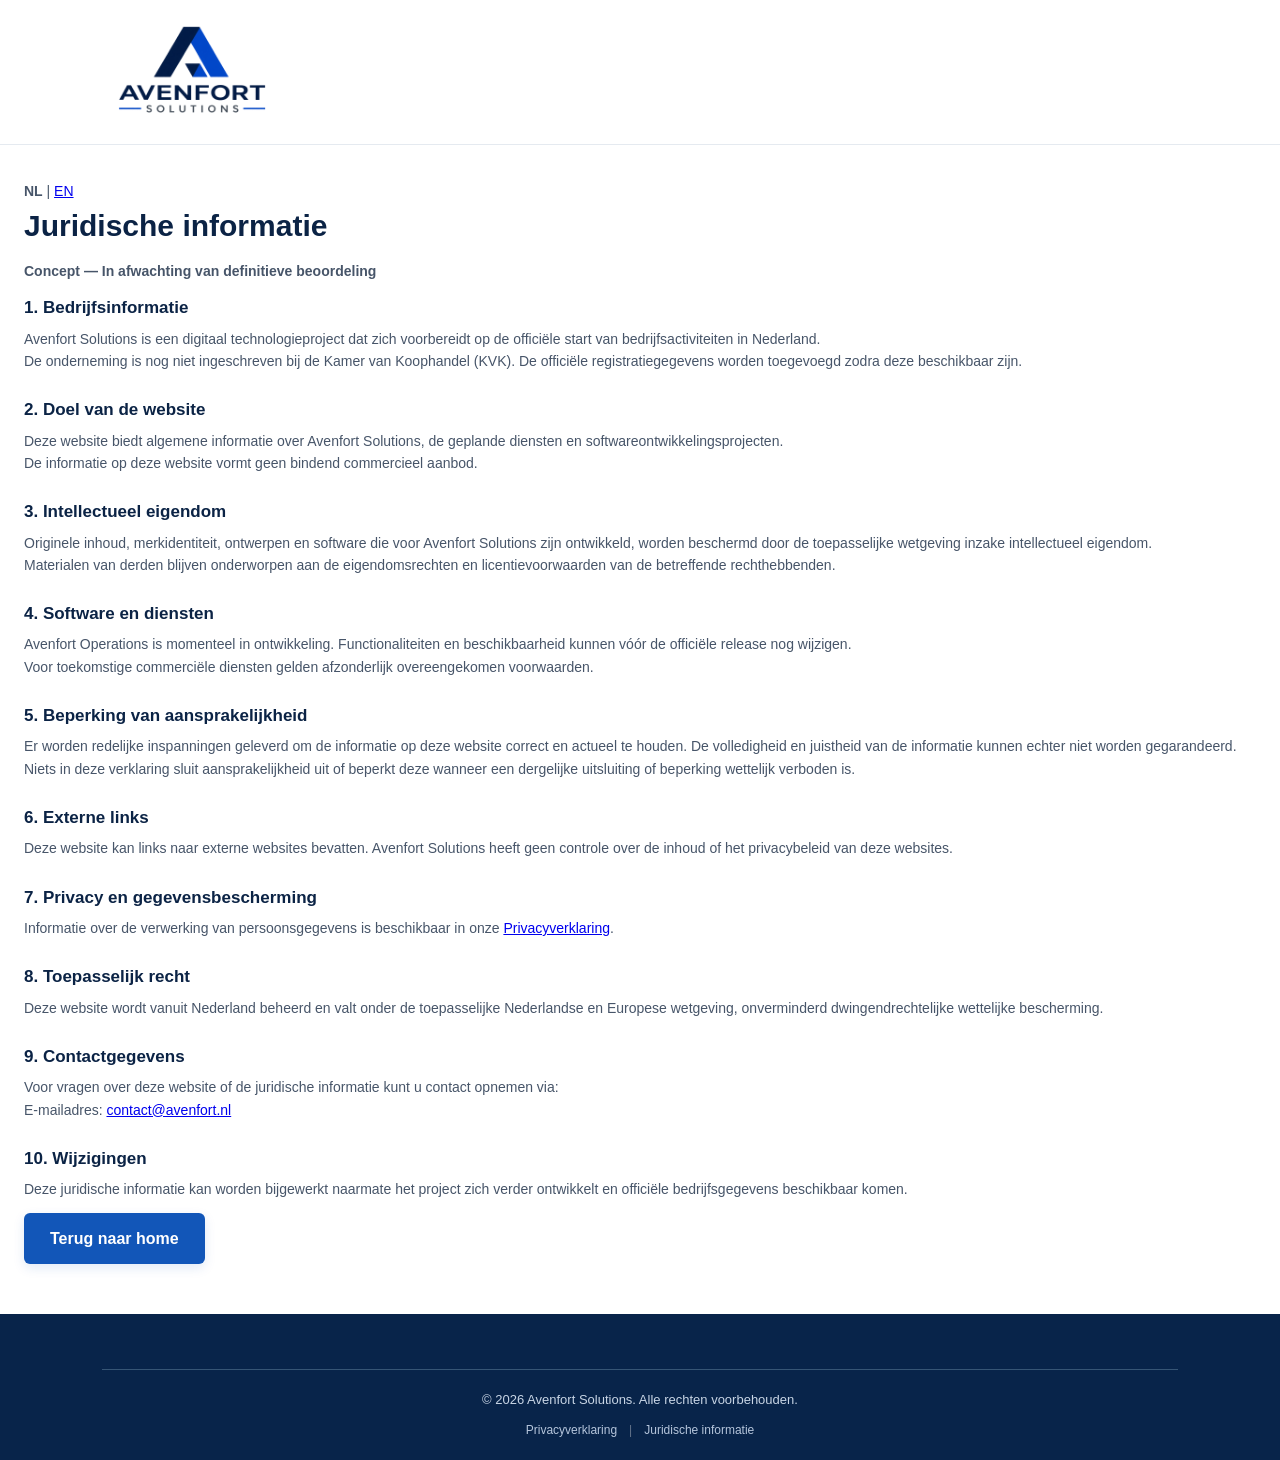
<file: legal.html>
<!DOCTYPE html>
<html lang="nl">

<head>

    <meta charset="UTF-8">
    <meta name="viewport" content="width=device-width, initial-scale=1.0">
    <meta name="robots" content="noindex">

    <title>Juridische informatie | Avenfort Solutions</title>

    <link rel="stylesheet" href="style.css">
    <link rel="icon" href="assets/logo.png" type="image/png">

    <link rel="canonical" href="https://avenfort.nl/legal.html">

    <link rel="alternate" hreflang="nl" href="https://avenfort.nl/legal.html">
    <link rel="alternate" hreflang="en" href="https://avenfort.nl/en/legal.html">

</head>

<body>

    <header>

        <div class="container">

            <a href="index.html">

                <img src="assets/logo.png" alt="Avenfort Solutions" width="180">

            </a>

        </div>

    </header>

    <main class="privacy-page">

        <p>
            <strong>NL</strong>
            |
            <a href="en/legal.html" lang="en">EN</a>
        </p>

        <h1>Juridische informatie</h1>

        <p>
            <strong>Concept — In afwachting van definitieve beoordeling</strong>
        </p>

        <section>

            <h2>1. Bedrijfsinformatie</h2>

            <p>
                Avenfort Solutions is een digitaal technologieproject
                dat zich voorbereidt op de officiële start
                van bedrijfsactiviteiten in Nederland.
            </p>

            <p>
                De onderneming is nog niet ingeschreven bij
                de Kamer van Koophandel (KVK).
                De officiële registratiegegevens worden toegevoegd
                zodra deze beschikbaar zijn.
            </p>

        </section>

        <section>

            <h2>2. Doel van de website</h2>

            <p>
                Deze website biedt algemene informatie over
                Avenfort Solutions, de geplande diensten
                en softwareontwikkelingsprojecten.
            </p>

            <p>
                De informatie op deze website vormt
                geen bindend commercieel aanbod.
            </p>

        </section>

        <section>

            <h2>3. Intellectueel eigendom</h2>

            <p>
                Originele inhoud, merkidentiteit, ontwerpen
                en software die voor Avenfort Solutions
                zijn ontwikkeld, worden beschermd door
                de toepasselijke wetgeving inzake
                intellectueel eigendom.
            </p>

            <p>
                Materialen van derden blijven onderworpen
                aan de eigendomsrechten en licentievoorwaarden
                van de betreffende rechthebbenden.
            </p>

        </section>

        <section>

            <h2>4. Software en diensten</h2>

            <p>
                Avenfort Operations is momenteel in ontwikkeling.
                Functionaliteiten en beschikbaarheid kunnen
                vóór de officiële release nog wijzigen.
            </p>

            <p>
                Voor toekomstige commerciële diensten
                gelden afzonderlijk overeengekomen voorwaarden.
            </p>

        </section>

        <section>

            <h2>5. Beperking van aansprakelijkheid</h2>

            <p>
                Er worden redelijke inspanningen geleverd
                om de informatie op deze website correct
                en actueel te houden.
                De volledigheid en juistheid van de informatie
                kunnen echter niet worden gegarandeerd.
            </p>

            <p>
                Niets in deze verklaring sluit aansprakelijkheid
                uit of beperkt deze wanneer een dergelijke
                uitsluiting of beperking wettelijk verboden is.
            </p>

        </section>

        <section>

            <h2>6. Externe links</h2>

            <p>
                Deze website kan links naar externe websites bevatten.
                Avenfort Solutions heeft geen controle over
                de inhoud of het privacybeleid van deze websites.
            </p>

        </section>

        <section>

            <h2>7. Privacy en gegevensbescherming</h2>

            <p>
                Informatie over de verwerking van persoonsgegevens
                is beschikbaar in onze
                <a href="privacy.html">Privacyverklaring</a>.
            </p>

        </section>

        <section>

            <h2>8. Toepasselijk recht</h2>

            <p>
                Deze website wordt vanuit Nederland beheerd
                en valt onder de toepasselijke Nederlandse
                en Europese wetgeving, onverminderd
                dwingendrechtelijke wettelijke bescherming.
            </p>

        </section>

        <section>

            <h2>9. Contactgegevens</h2>

            <p>
                Voor vragen over deze website of de
                juridische informatie kunt u contact opnemen via:
            </p>

            <p>
                E-mailadres:
                <a href="mailto:contact@avenfort.nl">
                    contact@avenfort.nl
                </a>
            </p>

        </section>

        <section>

            <h2>10. Wijzigingen</h2>

            <p>
                Deze juridische informatie kan worden bijgewerkt
                naarmate het project zich verder ontwikkelt
                en officiële bedrijfsgegevens beschikbaar komen.
            </p>

        </section>

        <a href="index.html" class="btn">
            Terug naar home
        </a>

    </main>

    <footer>

        <div class="footer-bottom">

            <p>
                &copy; 2026 Avenfort Solutions.
                Alle rechten voorbehouden.
            </p>

            <div class="footer-legal">

                <a href="privacy.html">
                    Privacyverklaring
                </a>

                <span>|</span>

                <a href="legal.html">
                    Juridische informatie
                </a>

            </div>

        </div>

    </footer>

</body>

</html>
</file>
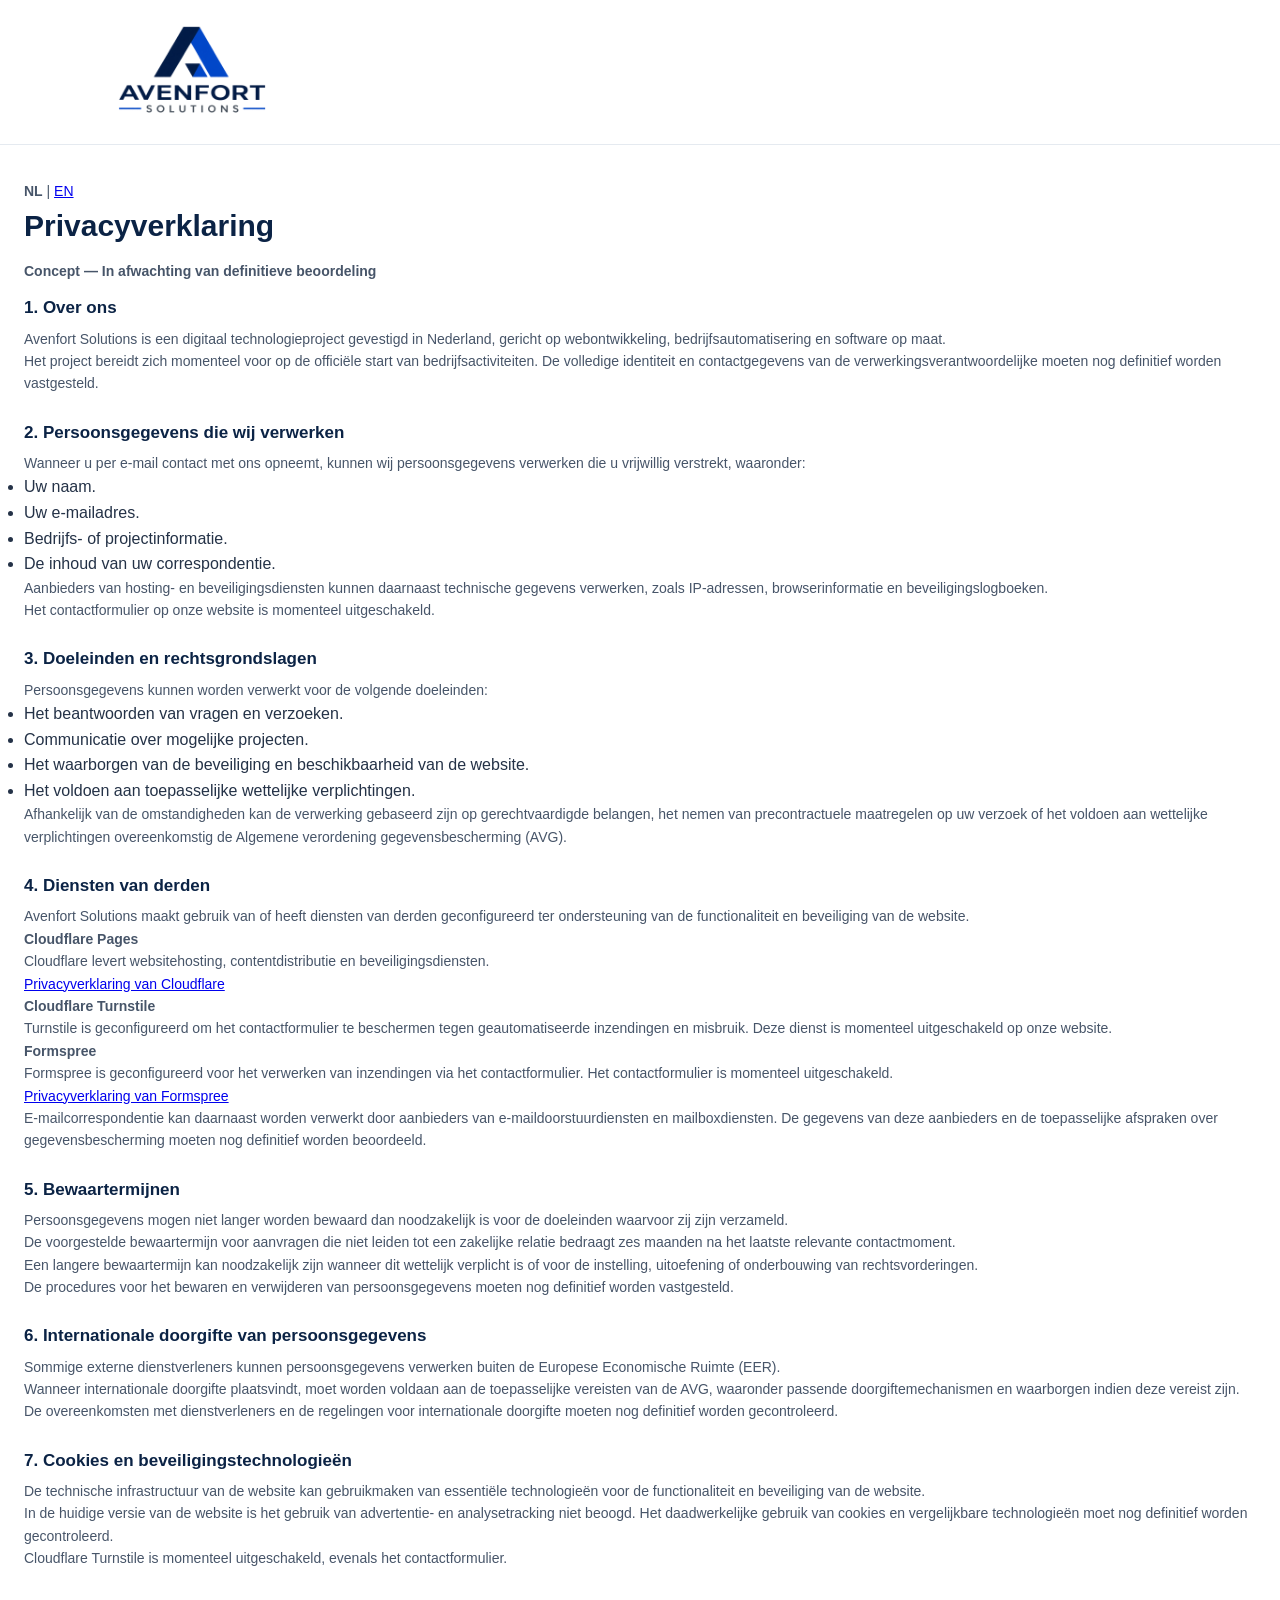
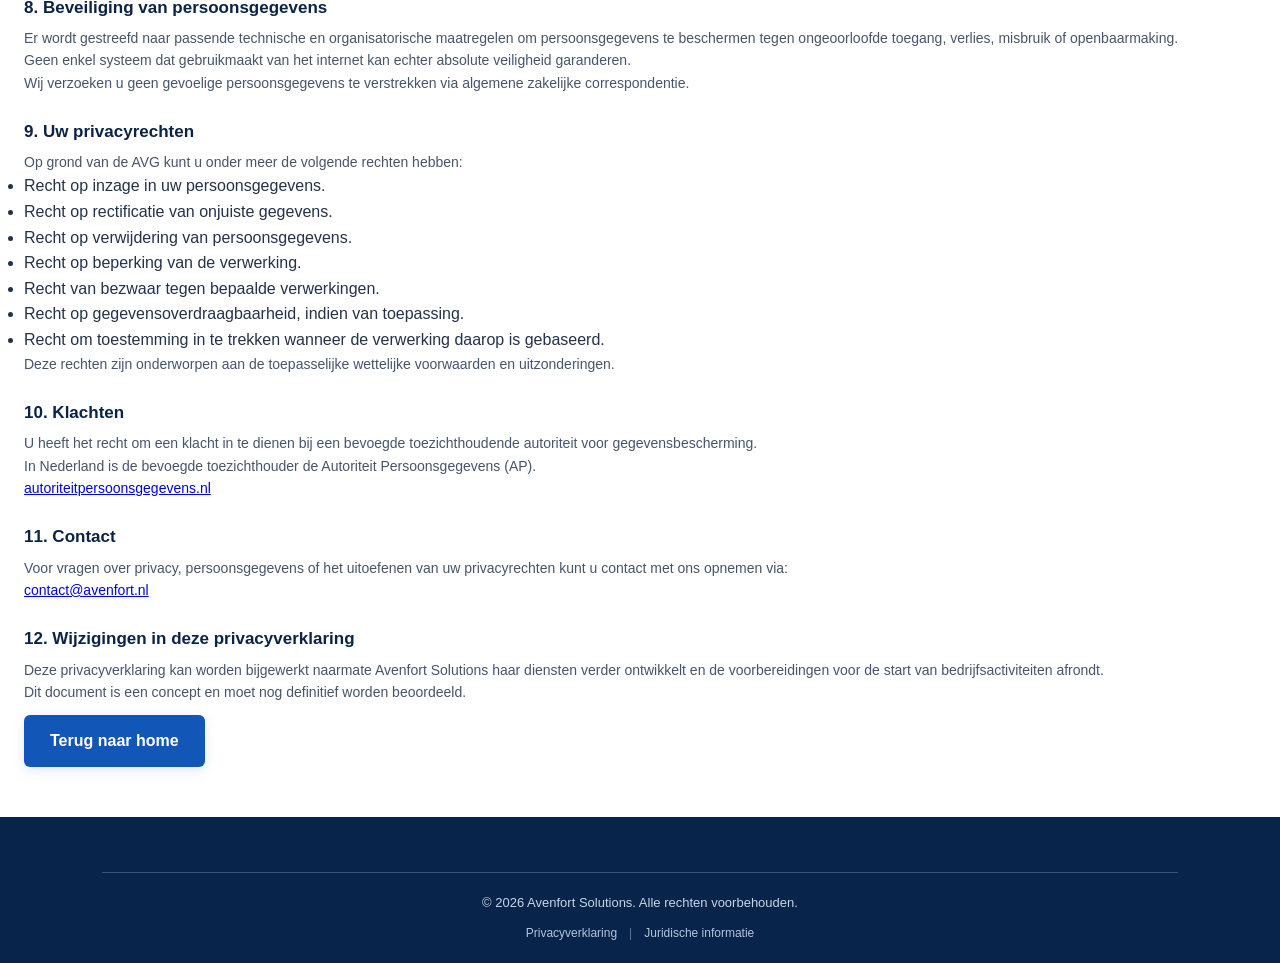
<file: privacy.html>
<!DOCTYPE html>
<html lang="nl">

<head>

    <meta charset="UTF-8">
    <meta name="viewport" content="width=device-width, initial-scale=1.0">
    <meta name="robots" content="noindex">

    <title>Privacyverklaring | Avenfort Solutions</title>

    <link rel="stylesheet" href="style.css">
    <link rel="icon" href="assets/logo.png" type="image/png">

    <link rel="canonical" href="https://avenfort.nl/privacy.html">

    <link rel="alternate" hreflang="nl" href="https://avenfort.nl/privacy.html">
    <link rel="alternate" hreflang="en" href="https://avenfort.nl/en/privacy.html">

</head>

<body>

    <header>

        <div class="container">

            <a href="index.html">

                <img src="assets/logo.png" alt="Avenfort Solutions" width="180">

            </a>

        </div>

    </header>

    <main class="privacy-page">

        <p>
            <strong>NL</strong>
            |
            <a href="en/privacy.html" lang="en">EN</a>
        </p>

        <h1>Privacyverklaring</h1>

        <p>
            <strong>Concept — In afwachting van definitieve beoordeling</strong>
        </p>

        <section>

            <h2>1. Over ons</h2>

            <p>
                Avenfort Solutions is een digitaal technologieproject
                gevestigd in Nederland, gericht op webontwikkeling,
                bedrijfsautomatisering en software op maat.
            </p>

            <p>
                Het project bereidt zich momenteel voor op
                de officiële start van bedrijfsactiviteiten.
                De volledige identiteit en contactgegevens
                van de verwerkingsverantwoordelijke moeten
                nog definitief worden vastgesteld.
            </p>

        </section>

        <section>

            <h2>2. Persoonsgegevens die wij verwerken</h2>

            <p>
                Wanneer u per e-mail contact met ons opneemt,
                kunnen wij persoonsgegevens verwerken die u
                vrijwillig verstrekt, waaronder:
            </p>

            <ul>

                <li>Uw naam.</li>

                <li>Uw e-mailadres.</li>

                <li>Bedrijfs- of projectinformatie.</li>

                <li>De inhoud van uw correspondentie.</li>

            </ul>

            <p>
                Aanbieders van hosting- en beveiligingsdiensten
                kunnen daarnaast technische gegevens verwerken,
                zoals IP-adressen, browserinformatie en
                beveiligingslogboeken.
            </p>

            <p>
                Het contactformulier op onze website
                is momenteel uitgeschakeld.
            </p>

        </section>

        <section>

            <h2>3. Doeleinden en rechtsgrondslagen</h2>

            <p>
                Persoonsgegevens kunnen worden verwerkt
                voor de volgende doeleinden:
            </p>

            <ul>

                <li>Het beantwoorden van vragen en verzoeken.</li>

                <li>Communicatie over mogelijke projecten.</li>

                <li>Het waarborgen van de beveiliging en beschikbaarheid van de website.</li>

                <li>Het voldoen aan toepasselijke wettelijke verplichtingen.</li>

            </ul>

            <p>
                Afhankelijk van de omstandigheden kan de verwerking
                gebaseerd zijn op gerechtvaardigde belangen,
                het nemen van precontractuele maatregelen
                op uw verzoek of het voldoen aan wettelijke
                verplichtingen overeenkomstig de Algemene
                verordening gegevensbescherming (AVG).
            </p>

        </section>

        <section>

            <h2>4. Diensten van derden</h2>

            <p>
                Avenfort Solutions maakt gebruik van of heeft
                diensten van derden geconfigureerd ter ondersteuning
                van de functionaliteit en beveiliging van de website.
            </p>

            <p>
                <strong>Cloudflare Pages</strong>
            </p>

            <p>
                Cloudflare levert websitehosting,
                contentdistributie en beveiligingsdiensten.
            </p>

            <p>

                <a href="https://www.cloudflare.com/privacypolicy/" target="_blank" rel="noopener noreferrer">

                    Privacyverklaring van Cloudflare

                </a>

            </p>

            <p>
                <strong>Cloudflare Turnstile</strong>
            </p>

            <p>
                Turnstile is geconfigureerd om het contactformulier
                te beschermen tegen geautomatiseerde inzendingen
                en misbruik. Deze dienst is momenteel
                uitgeschakeld op onze website.
            </p>

            <p>
                <strong>Formspree</strong>
            </p>

            <p>
                Formspree is geconfigureerd voor het verwerken
                van inzendingen via het contactformulier.
                Het contactformulier is momenteel uitgeschakeld.
            </p>

            <p>

                <a href="https://formspree.io/legal/privacy-policy/" target="_blank" rel="noopener noreferrer">

                    Privacyverklaring van Formspree

                </a>

            </p>

            <p>
                E-mailcorrespondentie kan daarnaast worden verwerkt
                door aanbieders van e-maildoorstuurdiensten
                en mailboxdiensten.
                De gegevens van deze aanbieders en de toepasselijke
                afspraken over gegevensbescherming moeten
                nog definitief worden beoordeeld.
            </p>

        </section>

        <section>

            <h2>5. Bewaartermijnen</h2>

            <p>
                Persoonsgegevens mogen niet langer worden bewaard
                dan noodzakelijk is voor de doeleinden waarvoor
                zij zijn verzameld.
            </p>

            <p>
                De voorgestelde bewaartermijn voor aanvragen
                die niet leiden tot een zakelijke relatie
                bedraagt zes maanden na het laatste
                relevante contactmoment.
            </p>

            <p>
                Een langere bewaartermijn kan noodzakelijk zijn
                wanneer dit wettelijk verplicht is of voor
                de instelling, uitoefening of onderbouwing
                van rechtsvorderingen.
            </p>

            <p>
                De procedures voor het bewaren en verwijderen
                van persoonsgegevens moeten nog definitief
                worden vastgesteld.
            </p>

        </section>

        <section>

            <h2>6. Internationale doorgifte van persoonsgegevens</h2>

            <p>
                Sommige externe dienstverleners kunnen
                persoonsgegevens verwerken buiten de
                Europese Economische Ruimte (EER).
            </p>

            <p>
                Wanneer internationale doorgifte plaatsvindt,
                moet worden voldaan aan de toepasselijke
                vereisten van de AVG, waaronder passende
                doorgiftemechanismen en waarborgen
                indien deze vereist zijn.
            </p>

            <p>
                De overeenkomsten met dienstverleners
                en de regelingen voor internationale doorgifte
                moeten nog definitief worden gecontroleerd.
            </p>

        </section>

        <section>

            <h2>7. Cookies en beveiligingstechnologieën</h2>

            <p>
                De technische infrastructuur van de website
                kan gebruikmaken van essentiële technologieën
                voor de functionaliteit en beveiliging
                van de website.
            </p>

            <p>
                In de huidige versie van de website is
                het gebruik van advertentie- en
                analysetracking niet beoogd.
                Het daadwerkelijke gebruik van cookies
                en vergelijkbare technologieën moet
                nog definitief worden gecontroleerd.
            </p>

            <p>
                Cloudflare Turnstile is momenteel uitgeschakeld,
                evenals het contactformulier.
            </p>

        </section>

        <section>

            <h2>8. Beveiliging van persoonsgegevens</h2>

            <p>
                Er wordt gestreefd naar passende technische
                en organisatorische maatregelen om
                persoonsgegevens te beschermen tegen
                ongeoorloofde toegang, verlies, misbruik
                of openbaarmaking.
            </p>

            <p>
                Geen enkel systeem dat gebruikmaakt van
                het internet kan echter absolute
                veiligheid garanderen.
            </p>

            <p>
                Wij verzoeken u geen gevoelige persoonsgegevens
                te verstrekken via algemene zakelijke
                correspondentie.
            </p>

        </section>

        <section>

            <h2>9. Uw privacyrechten</h2>

            <p>
                Op grond van de AVG kunt u onder meer
                de volgende rechten hebben:
            </p>

            <ul>

                <li>Recht op inzage in uw persoonsgegevens.</li>

                <li>Recht op rectificatie van onjuiste gegevens.</li>

                <li>Recht op verwijdering van persoonsgegevens.</li>

                <li>Recht op beperking van de verwerking.</li>

                <li>Recht van bezwaar tegen bepaalde verwerkingen.</li>

                <li>Recht op gegevensoverdraagbaarheid, indien van toepassing.</li>

                <li>Recht om toestemming in te trekken wanneer de verwerking daarop is gebaseerd.</li>

            </ul>

            <p>
                Deze rechten zijn onderworpen aan de
                toepasselijke wettelijke voorwaarden
                en uitzonderingen.
            </p>

        </section>

        <section>

            <h2>10. Klachten</h2>

            <p>
                U heeft het recht om een klacht in te dienen
                bij een bevoegde toezichthoudende autoriteit
                voor gegevensbescherming.
            </p>

            <p>
                In Nederland is de bevoegde toezichthouder
                de Autoriteit Persoonsgegevens (AP).
            </p>

            <p>

                <a href="https://autoriteitpersoonsgegevens.nl/" target="_blank" rel="noopener noreferrer">

                    autoriteitpersoonsgegevens.nl

                </a>

            </p>

        </section>

        <section>

            <h2>11. Contact</h2>

            <p>
                Voor vragen over privacy, persoonsgegevens
                of het uitoefenen van uw privacyrechten
                kunt u contact met ons opnemen via:
            </p>

            <p>

                <a href="mailto:contact@avenfort.nl">

                    contact@avenfort.nl

                </a>

            </p>

        </section>

        <section>

            <h2>12. Wijzigingen in deze privacyverklaring</h2>

            <p>
                Deze privacyverklaring kan worden bijgewerkt
                naarmate Avenfort Solutions haar diensten
                verder ontwikkelt en de voorbereidingen
                voor de start van bedrijfsactiviteiten afrondt.
            </p>

            <p>
                Dit document is een concept en moet
                nog definitief worden beoordeeld.
            </p>

        </section>

        <a href="index.html" class="btn">
            Terug naar home
        </a>

    </main>

    <footer>

        <div class="footer-bottom">

            <p>
                &copy; 2026 Avenfort Solutions.
                Alle rechten voorbehouden.
            </p>

            <div class="footer-legal">

                <a href="privacy.html">
                    Privacyverklaring
                </a>

                <span>|</span>

                <a href="legal.html">
                    Juridische informatie
                </a>

            </div>

        </div>

    </footer>

</body>

</html>
</file>
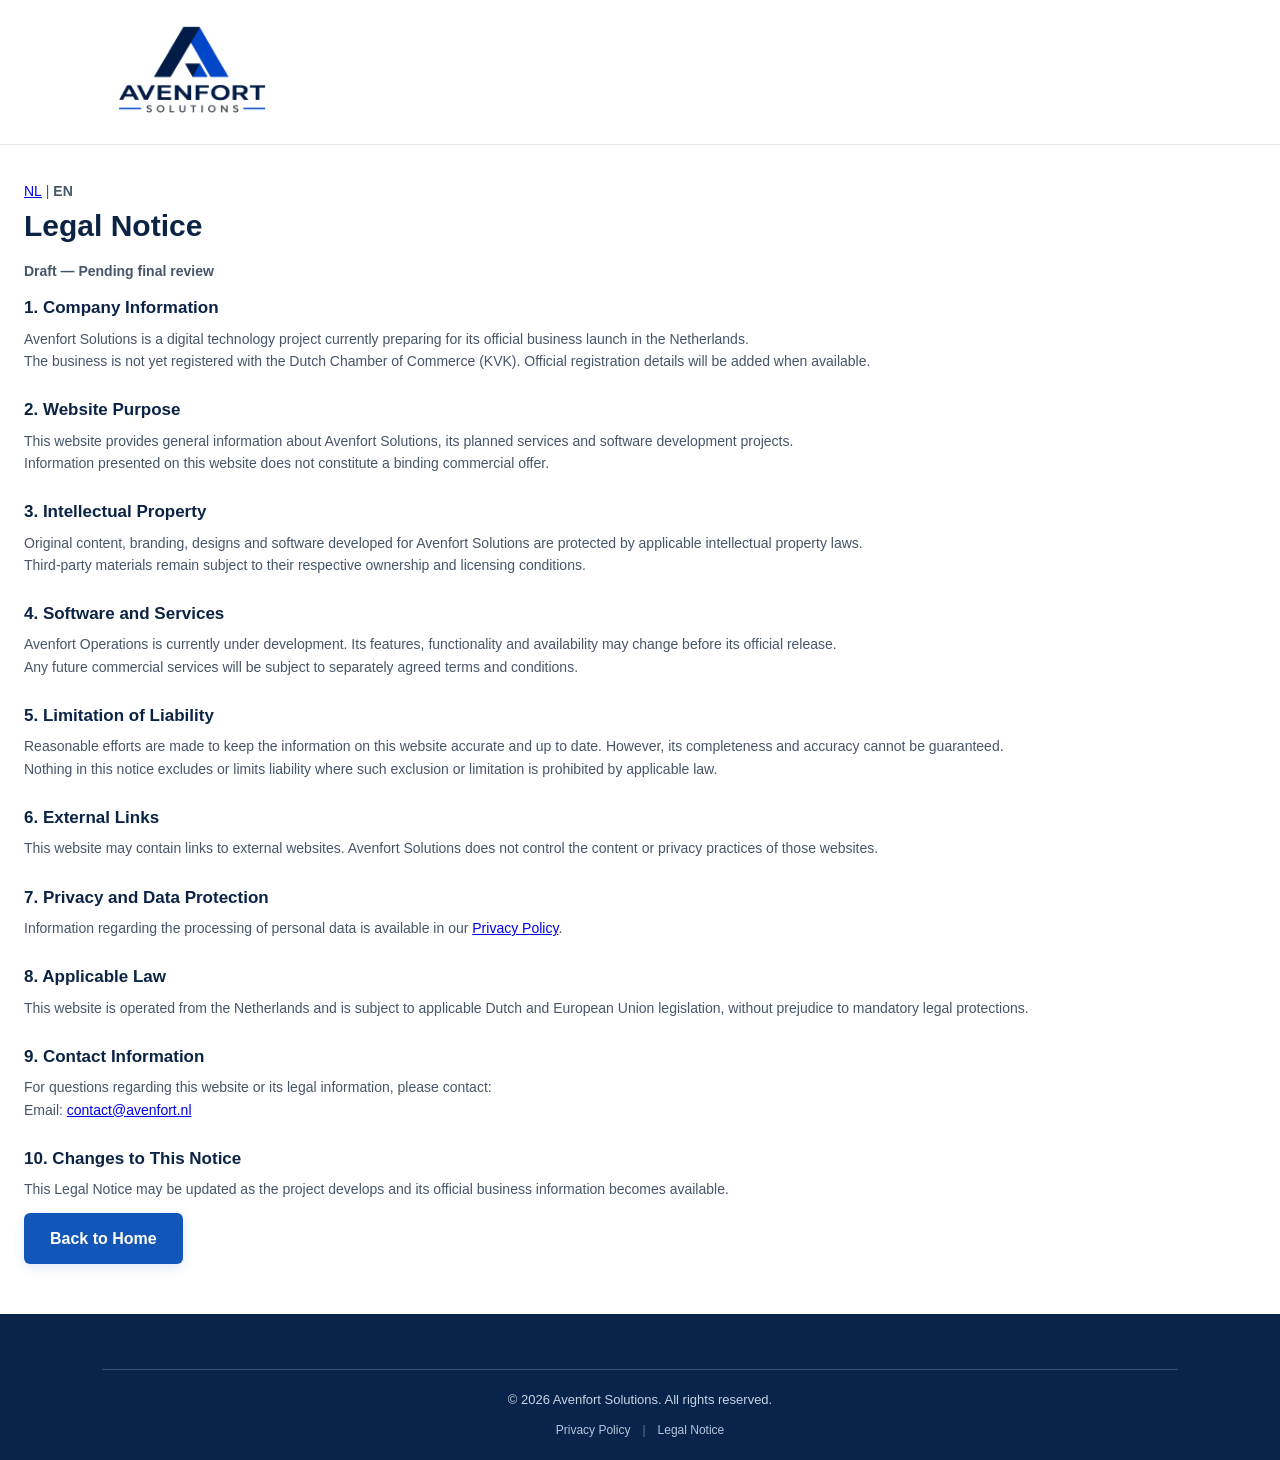
<file: en/legal.html>
<!DOCTYPE html>
<html lang="en">

<head>

    <meta charset="UTF-8">
    <meta name="viewport" content="width=device-width, initial-scale=1.0">
    <meta name="robots" content="noindex">

    <title>Legal Notice | Avenfort Solutions</title>

    <link rel="stylesheet" href="../style.css">
    <link rel="icon" href="../assets/logo.png" type="image/png">

    <link rel="canonical" href="https://avenfort.nl/en/legal.html">

    <link rel="alternate" hreflang="nl" href="https://avenfort.nl/legal.html">
    <link rel="alternate" hreflang="en" href="https://avenfort.nl/en/legal.html">

</head>

<body>

    <header>

        <div class="container">

            <a href="index.html">

                <img src="../assets/logo.png" alt="Avenfort Solutions" width="180">

            </a>

        </div>

    </header>

    <main class="privacy-page">

        <p>
            <a href="../legal.html" lang="nl">NL</a>
            |
            <strong>EN</strong>
        </p>

        <h1>Legal Notice</h1>

        <p>
            <strong>Draft — Pending final review</strong>
        </p>

        <section>

            <h2>1. Company Information</h2>

            <p>
                Avenfort Solutions is a digital technology project
                currently preparing for its official business launch
                in the Netherlands.
            </p>

            <p>
                The business is not yet registered with the Dutch
                Chamber of Commerce (KVK). Official registration
                details will be added when available.
            </p>

        </section>

        <section>

            <h2>2. Website Purpose</h2>

            <p>
                This website provides general information about
                Avenfort Solutions, its planned services and
                software development projects.
            </p>

            <p>
                Information presented on this website does not
                constitute a binding commercial offer.
            </p>

        </section>

        <section>

            <h2>3. Intellectual Property</h2>

            <p>
                Original content, branding, designs and software
                developed for Avenfort Solutions are protected
                by applicable intellectual property laws.
            </p>

            <p>
                Third-party materials remain subject to their
                respective ownership and licensing conditions.
            </p>

        </section>

        <section>

            <h2>4. Software and Services</h2>

            <p>
                Avenfort Operations is currently under development.
                Its features, functionality and availability
                may change before its official release.
            </p>

            <p>
                Any future commercial services will be subject
                to separately agreed terms and conditions.
            </p>

        </section>

        <section>

            <h2>5. Limitation of Liability</h2>

            <p>
                Reasonable efforts are made to keep the information
                on this website accurate and up to date.
                However, its completeness and accuracy
                cannot be guaranteed.
            </p>

            <p>
                Nothing in this notice excludes or limits
                liability where such exclusion or limitation
                is prohibited by applicable law.
            </p>

        </section>

        <section>

            <h2>6. External Links</h2>

            <p>
                This website may contain links to external websites.
                Avenfort Solutions does not control the content
                or privacy practices of those websites.
            </p>

        </section>

        <section>

            <h2>7. Privacy and Data Protection</h2>

            <p>
                Information regarding the processing of personal
                data is available in our
                <a href="privacy.html">Privacy Policy</a>.
            </p>

        </section>

        <section>

            <h2>8. Applicable Law</h2>

            <p>
                This website is operated from the Netherlands
                and is subject to applicable Dutch and
                European Union legislation, without prejudice
                to mandatory legal protections.
            </p>

        </section>

        <section>

            <h2>9. Contact Information</h2>

            <p>
                For questions regarding this website or
                its legal information, please contact:
            </p>

            <p>
                Email:
                <a href="mailto:contact@avenfort.nl">
                    contact@avenfort.nl
                </a>
            </p>

        </section>

        <section>

            <h2>10. Changes to This Notice</h2>

            <p>
                This Legal Notice may be updated as the
                project develops and its official business
                information becomes available.
            </p>

        </section>

        <a href="index.html" class="btn">
            Back to Home
        </a>

    </main>

    <footer>

        <div class="footer-bottom">

            <p>
                &copy; 2026 Avenfort Solutions.
                All rights reserved.
            </p>

            <div class="footer-legal">

                <a href="privacy.html">Privacy Policy</a>

                <span>|</span>

                <a href="legal.html">Legal Notice</a>

            </div>

        </div>

    </footer>

</body>

</html>
</file>
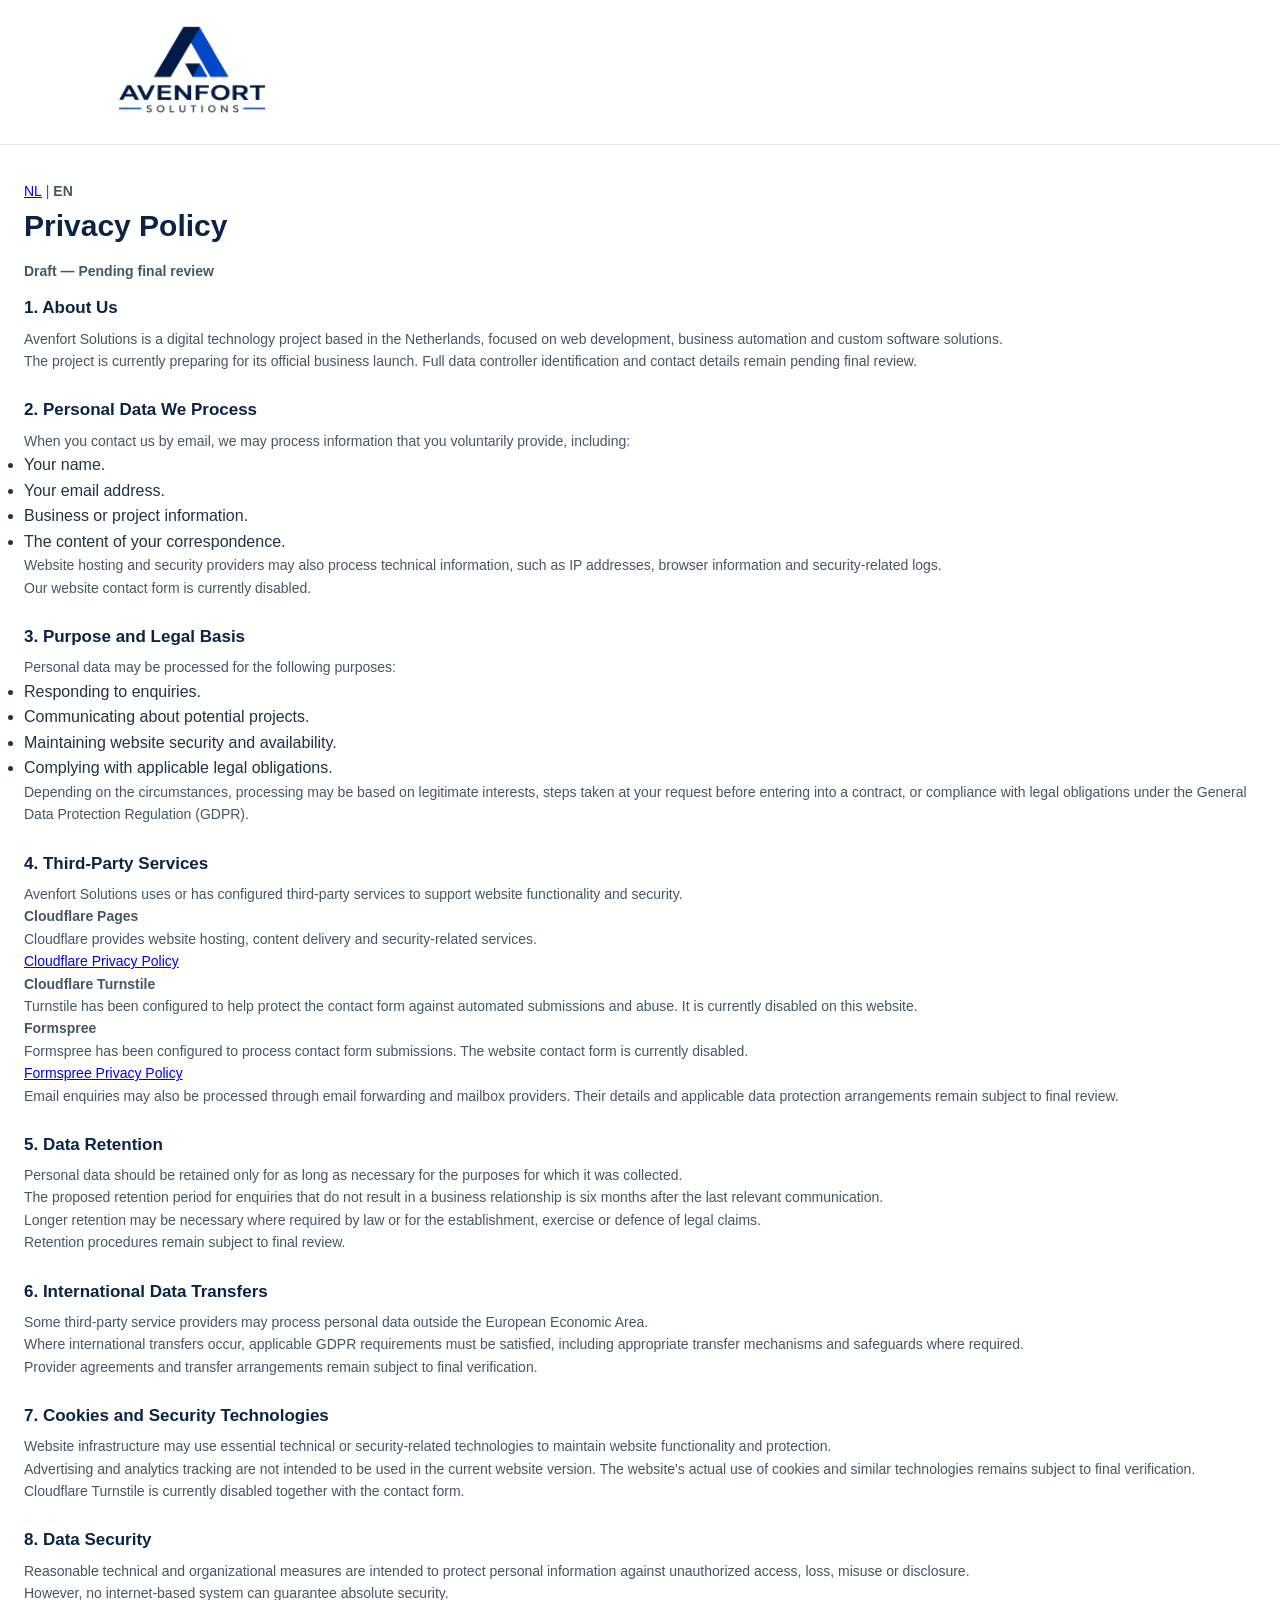
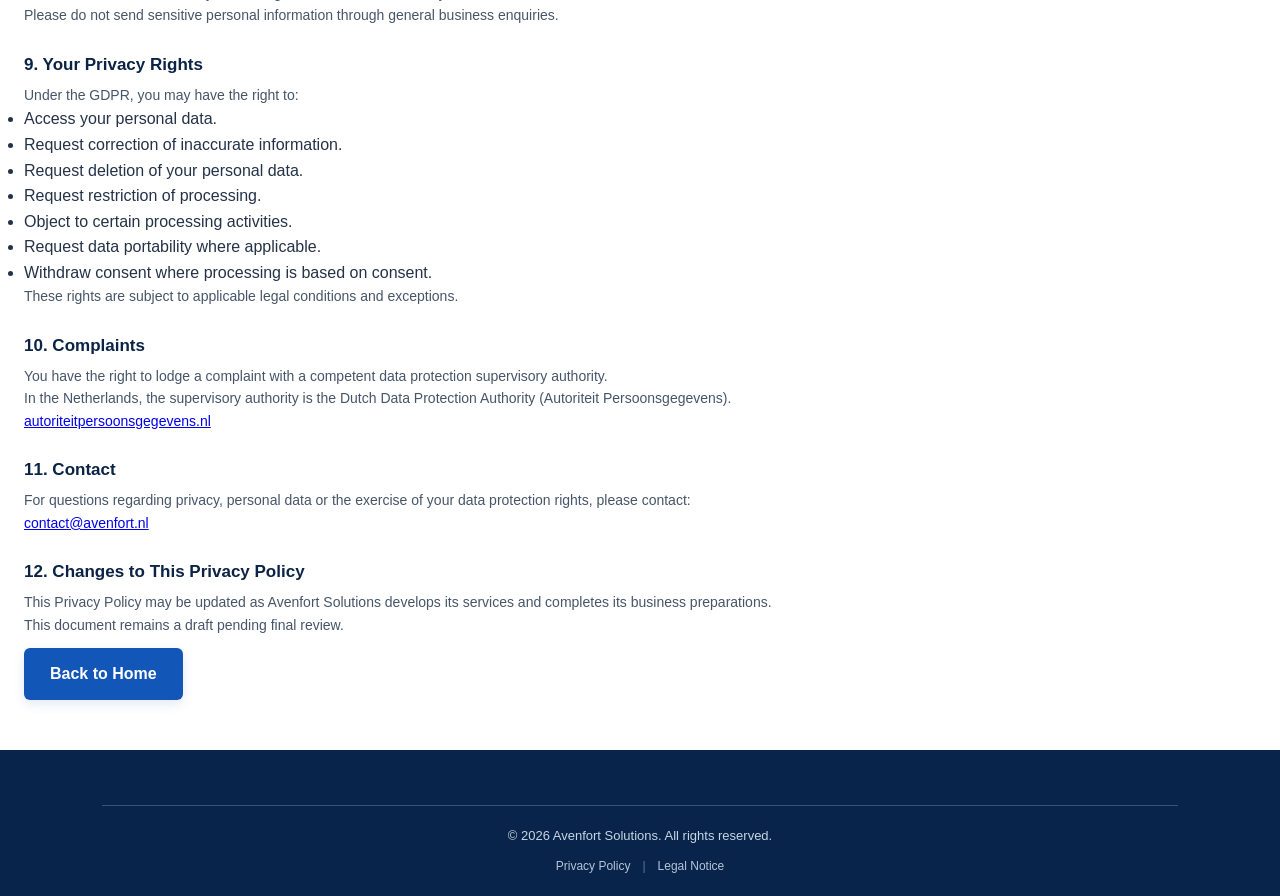
<file: en/privacy.html>
<!DOCTYPE html>
<html lang="en">

<head>

    <meta charset="UTF-8">
    <meta name="viewport" content="width=device-width, initial-scale=1.0">
    <meta name="robots" content="noindex">

    <title>Privacy Policy | Avenfort Solutions</title>

    <link rel="stylesheet" href="../style.css">
    <link rel="icon" href="../assets/logo.png" type="image/png">

    <link rel="canonical" href="https://avenfort.nl/en/privacy.html">

    <link rel="alternate" hreflang="nl" href="https://avenfort.nl/privacy.html">
    <link rel="alternate" hreflang="en" href="https://avenfort.nl/en/privacy.html">

</head>

<body>

    <header>

        <div class="container">

            <a href="index.html">

                <img src="../assets/logo.png" alt="Avenfort Solutions" width="180">

            </a>

        </div>

    </header>

    <main class="privacy-page">

        <p>
            <a href="../privacy.html" lang="nl">NL</a>
            |
            <strong>EN</strong>
        </p>

        <h1>Privacy Policy</h1>

        <p>
            <strong>Draft — Pending final review</strong>
        </p>

        <section>

            <h2>1. About Us</h2>

            <p>
                Avenfort Solutions is a digital technology project
                based in the Netherlands, focused on web development,
                business automation and custom software solutions.
            </p>

            <p>
                The project is currently preparing for its
                official business launch.
                Full data controller identification and contact
                details remain pending final review.
            </p>

        </section>

        <section>

            <h2>2. Personal Data We Process</h2>

            <p>
                When you contact us by email, we may process
                information that you voluntarily provide, including:
            </p>

            <ul>

                <li>Your name.</li>

                <li>Your email address.</li>

                <li>Business or project information.</li>

                <li>The content of your correspondence.</li>

            </ul>

            <p>
                Website hosting and security providers may also
                process technical information, such as IP addresses,
                browser information and security-related logs.
            </p>

            <p>
                Our website contact form is currently disabled.
            </p>

        </section>

        <section>

            <h2>3. Purpose and Legal Basis</h2>

            <p>
                Personal data may be processed for the following
                purposes:
            </p>

            <ul>

                <li>Responding to enquiries.</li>

                <li>Communicating about potential projects.</li>

                <li>Maintaining website security and availability.</li>

                <li>Complying with applicable legal obligations.</li>

            </ul>

            <p>
                Depending on the circumstances, processing may
                be based on legitimate interests, steps taken
                at your request before entering into a contract,
                or compliance with legal obligations under
                the General Data Protection Regulation (GDPR).
            </p>

        </section>

        <section>

            <h2>4. Third-Party Services</h2>

            <p>
                Avenfort Solutions uses or has configured
                third-party services to support website
                functionality and security.
            </p>

            <p>
                <strong>Cloudflare Pages</strong>
            </p>

            <p>
                Cloudflare provides website hosting, content
                delivery and security-related services.
            </p>

            <p>

                <a href="https://www.cloudflare.com/privacypolicy/" target="_blank" rel="noopener noreferrer">

                    Cloudflare Privacy Policy

                </a>

            </p>

            <p>
                <strong>Cloudflare Turnstile</strong>
            </p>

            <p>
                Turnstile has been configured to help protect
                the contact form against automated submissions
                and abuse. It is currently disabled on this website.
            </p>

            <p>
                <strong>Formspree</strong>
            </p>

            <p>
                Formspree has been configured to process
                contact form submissions. The website contact
                form is currently disabled.
            </p>

            <p>

                <a href="https://formspree.io/legal/privacy-policy/" target="_blank" rel="noopener noreferrer">

                    Formspree Privacy Policy

                </a>

            </p>

            <p>
                Email enquiries may also be processed through
                email forwarding and mailbox providers.
                Their details and applicable data protection
                arrangements remain subject to final review.
            </p>

        </section>

        <section>

            <h2>5. Data Retention</h2>

            <p>
                Personal data should be retained only for as
                long as necessary for the purposes for which
                it was collected.
            </p>

            <p>
                The proposed retention period for enquiries
                that do not result in a business relationship
                is six months after the last relevant communication.
            </p>

            <p>
                Longer retention may be necessary where required
                by law or for the establishment, exercise
                or defence of legal claims.
            </p>

            <p>
                Retention procedures remain subject to final review.
            </p>

        </section>

        <section>

            <h2>6. International Data Transfers</h2>

            <p>
                Some third-party service providers may process
                personal data outside the European Economic Area.
            </p>

            <p>
                Where international transfers occur, applicable
                GDPR requirements must be satisfied, including
                appropriate transfer mechanisms and safeguards
                where required.
            </p>

            <p>
                Provider agreements and transfer arrangements
                remain subject to final verification.
            </p>

        </section>

        <section>

            <h2>7. Cookies and Security Technologies</h2>

            <p>
                Website infrastructure may use essential
                technical or security-related technologies
                to maintain website functionality and protection.
            </p>

            <p>
                Advertising and analytics tracking are not
                intended to be used in the current website version.
                The website's actual use of cookies and similar
                technologies remains subject to final verification.
            </p>

            <p>
                Cloudflare Turnstile is currently disabled
                together with the contact form.
            </p>

        </section>

        <section>

            <h2>8. Data Security</h2>

            <p>
                Reasonable technical and organizational measures
                are intended to protect personal information
                against unauthorized access, loss, misuse
                or disclosure.
            </p>

            <p>
                However, no internet-based system can guarantee
                absolute security.
            </p>

            <p>
                Please do not send sensitive personal information
                through general business enquiries.
            </p>

        </section>

        <section>

            <h2>9. Your Privacy Rights</h2>

            <p>
                Under the GDPR, you may have the right to:
            </p>

            <ul>

                <li>Access your personal data.</li>

                <li>Request correction of inaccurate information.</li>

                <li>Request deletion of your personal data.</li>

                <li>Request restriction of processing.</li>

                <li>Object to certain processing activities.</li>

                <li>Request data portability where applicable.</li>

                <li>Withdraw consent where processing is based on consent.</li>

            </ul>

            <p>
                These rights are subject to applicable legal
                conditions and exceptions.
            </p>

        </section>

        <section>

            <h2>10. Complaints</h2>

            <p>
                You have the right to lodge a complaint with
                a competent data protection supervisory authority.
            </p>

            <p>
                In the Netherlands, the supervisory authority is
                the Dutch Data Protection Authority
                (Autoriteit Persoonsgegevens).
            </p>

            <p>

                <a href="https://autoriteitpersoonsgegevens.nl/" target="_blank" rel="noopener noreferrer">

                    autoriteitpersoonsgegevens.nl

                </a>

            </p>

        </section>

        <section>

            <h2>11. Contact</h2>

            <p>
                For questions regarding privacy, personal data
                or the exercise of your data protection rights,
                please contact:
            </p>

            <p>

                <a href="mailto:contact@avenfort.nl">

                    contact@avenfort.nl

                </a>

            </p>

        </section>

        <section>

            <h2>12. Changes to This Privacy Policy</h2>

            <p>
                This Privacy Policy may be updated as
                Avenfort Solutions develops its services
                and completes its business preparations.
            </p>

            <p>
                This document remains a draft pending final review.
            </p>

        </section>

        <a href="index.html" class="btn">
            Back to Home
        </a>

    </main>

    <footer>

        <div class="footer-bottom">

            <p>
                &copy; 2026 Avenfort Solutions.
                All rights reserved.
            </p>

            <div class="footer-legal">

                <a href="privacy.html">Privacy Policy</a>

                <span>|</span>

                <a href="legal.html">Legal Notice</a>

            </div>

        </div>

    </footer>

</body>

</html>
</file>
<file: style.css>
/* ==========================================
   AVENFORT SOLUTIONS
   Corporate Website Stylesheet
========================================== */

/* 1. GENERAL */

:root {
    --navy: #08244a;
    --blue: #1256b8;
    --blue-hover: #0c438f;
    --text: #243247;
    --muted: #64748b;
    --light: #f3f6fa;
    --border: #e5eaf0;
    --white: #ffffff;
}

* {
    margin: 0;
    padding: 0;
    box-sizing: border-box;
}

html {
    scroll-behavior: smooth;
}

body {
    font-family: Arial, Helvetica, sans-serif;
    background-color: var(--white);
    color: var(--text);
    line-height: 1.6;
}

a:focus-visible,
button:focus-visible {
    outline: 3px solid var(--blue);
    outline-offset: 4px;
}

/* 2. HEADER */

header {
    display: flex;
    justify-content: space-between;
    align-items: center;
    gap: 32px;
    padding: 8px 8%;
    background-color: var(--white);
    border-bottom: 1px solid var(--border);
}

.logo-link {
    display: flex;
    align-items: center;
    flex-shrink: 0;
}

.logo-img {
    display: block;
    width: 145px;
    max-width: 100%;
    height: auto;
    object-fit: contain;
}

/* 3. NAVIGATION */

nav {
    display: flex;
    align-items: center;
    justify-content: flex-end;
    flex-wrap: wrap;
    gap: 28px;
}

nav a {
    color: var(--text);
    text-decoration: none;
    font-size: 14px;
    font-weight: 600;
    letter-spacing: 0.2px;
    transition: color 0.2s;
}

nav a:hover {
    color: var(--blue);
}

/* 4. HERO */

.hero {
    padding: 115px 8%;
    background: linear-gradient(135deg,
            #ffffff 0%,
            #f5f8fc 100%);
    text-align: center;
}

.hero h1 {
    color: var(--navy);
    font-size: clamp(32px, 4vw, 48px);
    font-weight: 700;
    letter-spacing: -1px;
    line-height: 1.2;
    margin-bottom: 22px;
}

.hero p {
    color: var(--muted);
    font-size: 19px;
    line-height: 1.8;
    max-width: 650px;
    margin: 0 auto 32px;
}

/* 5. BUTTONS */

.btn {
    display: inline-block;
    padding: 13px 26px;
    background-color: var(--blue);
    color: var(--white);
    text-decoration: none;
    border-radius: 6px;
    font-weight: bold;
    box-shadow: 0 4px 12px rgba(18, 86, 184, 0.12);
    transition:
        background-color 0.3s,
        transform 0.3s;
}

.btn:hover {
    background-color: var(--blue-hover);
    transform: translateY(-2px);
}

/* 6. SHARED SECTION HEADINGS */

.section-heading {
    text-align: center;
    margin-bottom: 50px;
}

.section-heading h2 {
    color: var(--navy);
    font-size: 36px;
    margin-bottom: 15px;
}

.section-heading p {
    color: var(--muted);
    font-size: 18px;
    max-width: 750px;
    margin: 0 auto;
}

.section-label {
    display: inline-block;
    color: var(--blue);
    font-size: 13px;
    font-weight: bold;
    letter-spacing: 2px;
    margin-bottom: 15px;
}

/* 7. SERVICES */

.services {
    padding: 100px 8%;
    background-color: var(--white);
}

.services .section-heading {
    max-width: 760px;
    margin: 0 auto 55px;
}

.services-container {
    display: grid;
    grid-template-columns: repeat(3, minmax(0, 1fr));
    gap: 24px;
    max-width: 1200px;
    margin: 0 auto;
}

.service-card {
    padding: 38px 32px;
    background-color: var(--white);
    border: 1px solid var(--border);
    border-radius: 10px;
    box-shadow: 0 4px 18px rgba(8, 36, 74, 0.035);
    transition:
        border-color 0.3s,
        box-shadow 0.3s,
        transform 0.3s;
}

.service-card:hover {
    transform: translateY(-5px);
    border-color: #c7d8ef;
    box-shadow: 0 14px 30px rgba(8, 36, 74, 0.08);
}

.service-icon {
    display: flex;
    align-items: center;
    justify-content: center;
    width: 54px;
    height: 54px;
    background-color: #edf3fb;
    border-radius: 10px;
    margin-bottom: 25px;
}

.service-icon span {
    color: var(--blue);
    font-size: 18px;
    font-weight: 700;
}

.service-card h3 {
    color: var(--navy);
    font-size: 21px;
    margin-bottom: 14px;
}

.service-card p {
    color: var(--muted);
    font-size: 16px;
    line-height: 1.75;
}

/* 8. AVENFORT OPERATIONS */

.software {
    padding: 105px 8%;
    background-color: var(--light);
}

.software .section-heading {
    max-width: 800px;
    margin: 0 auto 55px;
}

.software .section-heading h2 {
    color: var(--navy);
    font-size: 38px;
    letter-spacing: -0.5px;
}

.development-badge {
    display: inline-block;
    margin-top: 25px;
    padding: 8px 18px;
    background-color: #e4ebf3;
    color: var(--navy);
    border: 1px solid #d2dfed;
    border-radius: 30px;
    font-size: 13px;
    font-weight: 600;
}

.software-grid {
    display: grid;
    grid-template-columns: repeat(2, minmax(0, 1fr));
    gap: 24px;
    max-width: 1100px;
    margin: 0 auto;
}

.software-card {
    padding: 36px;
    background-color: var(--white);
    border: 1px solid var(--border);
    border-radius: 10px;
    box-shadow: 0 4px 18px rgba(8, 36, 74, 0.035);
    transition:
        transform 0.3s,
        border-color 0.3s,
        box-shadow 0.3s;
}

.software-card:hover {
    transform: translateY(-5px);
    border-color: #c7d8ef;
    box-shadow: 0 14px 30px rgba(8, 36, 74, 0.08);
}

.software-icon {
    display: flex;
    align-items: center;
    justify-content: center;
    width: 52px;
    height: 52px;
    background-color: #edf3fb;
    border-radius: 10px;
    margin-bottom: 22px;
}

.software-icon span {
    color: var(--blue);
    font-size: 18px;
    font-weight: 700;
}

.software-card h3 {
    color: var(--navy);
    font-size: 21px;
    margin-bottom: 12px;
}

.software-card p {
    color: var(--muted);
    font-size: 16px;
    line-height: 1.75;
}

.software-action {
    text-align: center;
    max-width: 650px;
    margin: 50px auto 0;
}

.software-action p {
    color: var(--muted);
    font-size: 16px;
    margin-bottom: 22px;
}

/* 9. ABOUT US */

.about {
    padding: 110px 8%;
    background-color: var(--white);
}

.about-container {
    display: grid;
    grid-template-columns: 1.2fr 1fr;
    align-items: center;
    gap: 70px;
    max-width: 1200px;
    margin: 0 auto;
}

.about-content h2 {
    color: var(--navy);
    font-size: 38px;
    line-height: 1.25;
    margin-bottom: 25px;
}

.about-content p {
    color: var(--muted);
    font-size: 17px;
    margin-bottom: 20px;
}

.about-content .btn {
    margin-top: 12px;
}

.about-highlight {
    padding: 40px;
    background-color: var(--light);
    border: 1px solid var(--border);
    border-radius: 16px;
}

.about-highlight h3 {
    color: var(--navy);
    font-size: 25px;
    margin-bottom: 30px;
}

.about-feature {
    display: flex;
    gap: 20px;
    margin-bottom: 28px;
}

.about-feature:last-child {
    margin-bottom: 0;
}

.about-feature span {
    color: var(--blue);
    font-size: 20px;
    font-weight: bold;
}

.about-feature h4 {
    color: var(--navy);
    font-size: 18px;
    margin-bottom: 5px;
}

.about-feature p {
    color: var(--muted);
    font-size: 15px;
}

/* 10. CONTACT */

.contact {
    padding: 110px 8%;
    background-color: var(--light);
    text-align: center;
}

.contact-container {
    max-width: 1100px;
    margin: 0 auto;
}

.contact .section-heading {
    max-width: 720px;
    margin: 0 auto 50px;
}

.contact .section-heading h2 {
    color: var(--navy);
    font-size: clamp(30px, 3vw, 42px);
    margin: 15px 0 20px;
}

.contact .section-heading p {
    color: var(--muted);
    font-size: 17px;
    line-height: 1.8;
}

.contact-form-wrapper {
    max-width: 680px;
    margin: 0 auto;
    padding: 45px;
    background-color: var(--white);
    border: 1px solid var(--border);
    border-radius: 12px;
    box-shadow: 0 8px 30px rgba(8, 36, 74, 0.04);
    text-align: left;
}

.contact-form {
    display: flex;
    flex-direction: column;
    gap: 24px;
}

.form-group {
    display: flex;
    flex-direction: column;
    gap: 9px;
}

.form-group label {
    color: var(--navy);
    font-size: 14px;
    font-weight: 600;
}

.form-group input,
.form-group select,
.form-group textarea {
    width: 100%;
    padding: 14px 16px;
    border: 1px solid #d8e1ec;
    border-radius: 7px;
    background-color: var(--white);
    color: var(--text);
    font-family: inherit;
    font-size: 15px;
    transition: border-color 0.2s;
}

.form-group textarea {
    resize: vertical;
    min-height: 140px;
}

.form-group input:focus,
.form-group select:focus,
.form-group textarea:focus {
    outline: 2px solid var(--blue);
    outline-offset: 2px;
    border-color: var(--blue);
}

.form-group input::placeholder,
.form-group textarea::placeholder {
    color: #94a3b8;
}

.contact-submit {
    width: 100%;
    border: none;
    font-family: inherit;
    font-size: 16px;
    cursor: pointer;
}

.contact-submit:disabled {
    background-color: #94a3b8;
    box-shadow: none;
    cursor: not-allowed;
    transform: none;
}

.contact .form-notice {
    text-align: center;
    color: var(--muted);
    font-size: 13px;
    line-height: 1.6;
    margin-bottom: 0;
}

/* 11. FOOTER */

footer {
    padding: 55px 8% 20px;
    background-color: var(--navy);
    color: var(--white);
}

.footer-container {
    display: flex;
    justify-content: space-between;
    align-items: center;
    gap: 30px;
    padding-bottom: 40px;
}

.footer-logo {
    display: block;
    width: 155px;
    max-width: 100%;
    height: auto;
    object-fit: contain;
    background-color: var(--white);
    border-radius: 8px;
    padding: 8px;
    margin-bottom: 15px;
}

.footer-brand p {
    color: #c8d5e5;
    font-size: 14px;
}

.footer-links {
    display: flex;
    flex-wrap: wrap;
    gap: 22px;
}

.footer-links a {
    color: var(--white);
    text-decoration: none;
    font-size: 14px;
}

.footer-links a:hover {
    color: #91c7ff;
}

.footer-bottom {
    border-top: 1px solid #365575;
    padding-top: 20px;
    text-align: center;
}

.footer-bottom p {
    color: #c8d5e5;
    font-size: 13px;
}

/* 12. RESPONSIVE - TABLETS */

@media (max-width: 900px) {

    .services-container {
        grid-template-columns: 1fr;
    }

    .about-container {
        grid-template-columns: 1fr;
        gap: 35px;
    }

    header {
        padding-left: 5%;
        padding-right: 5%;
    }

    nav {
        gap: 16px;
    }
}

/* 13. RESPONSIVE - MOBILE */

@media (max-width: 768px) {

    header {
        flex-direction: column;
        gap: 14px;
        padding: 16px 6%;
    }

    .logo-img {
        width: 140px;
    }

    nav {
        flex-wrap: wrap;
        justify-content: center;
        gap: 12px 18px;
    }

    nav a {
        font-size: 14px;
    }

    .hero {
        padding: 75px 6%;
    }

    .hero p {
        font-size: 17px;
    }

    .services,
    .software,
    .about,
    .contact {
        padding: 75px 6%;
    }

    .section-heading h2,
    .about-content h2 {
        font-size: 28px;
    }

    .software .section-heading h2 {
        font-size: 29px;
    }

    .software-grid {
        grid-template-columns: 1fr;
    }

    .service-card {
        padding: 30px 25px;
    }

    .software-card {
        padding: 28px;
    }

    .about-highlight {
        padding: 25px;
    }

    .contact-form-wrapper {
        padding: 28px 22px;
    }

    .footer-container {
        flex-direction: column;
        align-items: flex-start;
    }

    .footer-links {
        gap: 15px;
    }
}

/* 14. SMALL MOBILE */

@media (max-width: 420px) {

    .hero h1 {
        font-size: 30px;
    }

    .nav {
        gap: 10px 14px;
    }
}

/* 15. ACCESSIBILITY */

@media (prefers-reduced-motion: reduce) {

    html {
        scroll-behavior: auto;
    }

    .btn,
    .service-card,
    .software-card {
        transition: none;
    }
}

/* MOBILE NAVIGATION */

.menu-toggle {
    display: none;
    background: none;
    border: none;
    cursor: pointer;
    padding: 10px;
}

.menu-toggle span {
    display: block;
    width: 25px;
    height: 3px;
    background-color: var(--navy);
    margin: 5px 0;
    border-radius: 3px;
    transition: 0.3s;
}

@media (max-width: 768px) {

    header {
        flex-direction: row;
        flex-wrap: wrap;
        justify-content: space-between;
    }

    .menu-toggle {
        display: block;
    }

    header nav {
        display: none;
        width: 100%;
        flex-direction: column;
        align-items: stretch;
        gap: 0;
    }

    header nav.active {
        display: flex;
    }

    header nav a {
        padding: 14px 10px;
        border-top: 1px solid var(--border);
    }
}

/* MOBILE SECTION TEXT IMPROVEMENTS */

@media (max-width: 768px) {

    .section-heading p {
        font-size: 16px;
        line-height: 1.7;
        padding: 0 12px;
    }

    .section-heading {
        margin-bottom: 35px;
    }

}

/* 16. COMPACT MOBILE DESIGN */

@media (max-width: 768px) {

    header {
        padding: 8px 5%;
    }

    .logo-img {
        width: 115px;
    }

    .hero {
        padding: 36px 5%;
    }

    .hero h1 {
        font-size: 30px;
        margin-bottom: 14px;
    }

    .hero p {
        font-size: 16px;
        line-height: 1.6;
        margin-bottom: 22px;
    }

    .services,
    .software,
    .about,
    .contact {
        padding: 36px 5%;
    }

    .section-heading,
    .services .section-heading,
    .software .section-heading,
    .contact .section-heading {
        margin-bottom: 24px;
    }

    .section-heading p {
        padding: 0;
        line-height: 1.6;
    }

    .section-label {
        margin-bottom: 8px;
    }

    .services-container,
    .software-grid {
        gap: 12px;
    }

    .service-card,
    .software-card {
        padding: 18px;
    }

    .service-icon,
    .software-icon {
        width: 38px;
        height: 38px;
        margin-bottom: 12px;
    }

    .service-card h3,
    .software-card h3 {
        font-size: 18px;
        margin-bottom: 8px;
    }

    .service-card p,
    .software-card p {
        font-size: 15px;
        line-height: 1.5;
    }

    .development-badge {
        margin-top: 14px;
    }

    .software-action {
        margin-top: 24px;
    }

    .about-container {
        gap: 22px;
    }

    .about-content h2 {
        margin-bottom: 16px;
    }

    .about-content p {
        font-size: 16px;
        margin-bottom: 12px;
    }

    .about-highlight {
        padding: 20px;
    }

    .about-highlight h3 {
        margin-bottom: 18px;
    }

    .about-feature {
        gap: 12px;
        margin-bottom: 16px;
    }

    .contact .section-heading h2 {
        font-size: 28px;
        margin: 8px 0 12px;
    }

    .contact-form-wrapper {
        padding: 20px 16px;
    }

    .contact-form {
        gap: 16px;
    }

    .form-group {
        gap: 6px;
    }

    .form-group input,
    .form-group select,
    .form-group textarea {
        font-size: 16px;
        padding: 12px;
    }

    .form-group textarea {
        min-height: 100px;
    }

    footer {
        padding: 28px 5% 16px;
    }

    .footer-container {
        gap: 18px;
        padding-bottom: 20px;
    }

    .footer-logo {
        width: 115px;
    }
}

/* TWO-COLUMN SOFTWARE GRID */

@media (min-width: 390px) and (max-width: 768px) {

    .software-grid {
        grid-template-columns: repeat(2, minmax(0, 1fr));
    }

    .software-card {
        padding: 14px;
        overflow-wrap: anywhere;
    }

    .software-card h3 {
        font-size: 16px;
    }
}

/* =========================
   PRIVACY POLICY
========================= */

.privacy-page {
    background: #f8fafc;
    padding: 60px 24px 80px;
    min-height: 80vh;
}

.privacy-page .container {
    max-width: 900px;
    width: 100%;
    margin: 0 auto;
}

.privacy-page .back-link {
    display: inline-block;
    color: #2563eb;
    text-decoration: none;
    font-size: 14px;
    font-weight: 600;
    margin-bottom: 30px;
}

.privacy-page .back-link:hover {
    text-decoration: underline;
}

.privacy-page h1 {
    font-size: 42px;
    color: #0b2345;
    margin-bottom: 16px;
}

.privacy-page section {
    padding: 25px 0;
    border-bottom: 1px solid #e2e8f0;
}

.privacy-page h2 {
    font-size: 22px;
    color: #0b2345;
    margin-bottom: 12px;
}

.privacy-page p {
    font-size: 16px;
    line-height: 1.8;
    color: #475569;
}

.privacy-page section:last-child {
    border-bottom: none;
}

/* =========================
   PRIVACY POLICY
========================= */

.privacy-page {
    background: #ffffff;
    padding: 35px 24px 50px;
    min-height: 70vh;
}

.privacy-page .container {
    max-width: 800px;
    width: 100%;
    margin: 0 auto;
    box-sizing: border-box;
}

.privacy-page .back-link {
    display: inline-block;
    color: #2563eb;
    text-decoration: none;
    font-size: 13px;
    font-weight: 500;
    margin-bottom: 20px;
}

.privacy-page .back-link:hover {
    text-decoration: underline;
}

.privacy-page h1 {
    font-size: 30px;
    color: #0b2345;
    margin: 0 0 10px;
}

.privacy-page section {
    padding: 12px 0;
    margin: 0;
    border: none;
}

.privacy-page h2 {
    font-size: 17px;
    color: #0b2345;
    margin: 0 0 6px;
}

.privacy-page p {
    font-size: 14px;
    line-height: 1.6;
    color: #475569;
    margin: 0;
}

@media (max-width: 768px) {

    .privacy-page {
        padding: 25px 20px 35px;
    }

    .privacy-page h1 {
        font-size: 26px;
    }

    .privacy-page h2 {
        font-size: 16px;
    }

    .privacy-page section {
        padding: 10px 0;
    }
}

/* =========================
   FOOTER LEGAL LINKS
========================= */

.footer-legal {
    display: flex;
    justify-content: center;
    align-items: center;
    gap: 12px;
    margin-top: 10px;
    font-size: 12px;
}

.footer-legal a {
    color: #b5c5db;
    text-decoration: none;
    transition: color 0.3s ease;
}

.footer-legal a:hover {
    color: #ffffff;
    text-decoration: underline;
}

.footer-legal span {
    color: #64748b;
}

/* =========================
   CONTACT FORM STATUS
========================= */

.form-status:empty {
    display: none;
}

.form-status {
    padding: 16px 20px;
    margin-top: 15px;
    border-radius: 8px;
    font-size: 14px;
    line-height: 1.6;
    text-align: center;
}

.form-status.success {
    background: #f0fdf4;
    border: 1px solid #bbf7d0;
    color: #166534;
}

.form-status.error {
    background: #fef2f2;
    border: 1px solid #fecaca;
    color: #991b1b;
}

.contact-submit:disabled {
    opacity: 0.65;
    cursor: wait;
}

.contact-submit {
    transition: opacity 0.3s ease;
}

/* DESKTOP LANGUAGE SELECTOR */

@media (min-width: 1024px) {

    #main-navigation .language-switch {
        margin-left: 65px;
        padding-left: 20px;
        border-left: 1px solid #d1d5db;
    }

}
</file>
<file: Fase Final LogiCore/style.css>
/* ==========================================
   AVENFORT SOLUTIONS
   Corporate Website Stylesheet
========================================== */

/* 1. GENERAL */

:root {
    --navy: #08244a;
    --blue: #1256b8;
    --blue-hover: #0c438f;
    --text: #243247;
    --muted: #64748b;
    --light: #f3f6fa;
    --border: #e5eaf0;
    --white: #ffffff;
}

* {
    margin: 0;
    padding: 0;
    box-sizing: border-box;
}

html {
    scroll-behavior: smooth;
}

body {
    font-family: Arial, Helvetica, sans-serif;
    background-color: var(--white);
    color: var(--text);
    line-height: 1.6;
}

a:focus-visible,
button:focus-visible {
    outline: 3px solid var(--blue);
    outline-offset: 4px;
}

/* 2. HEADER */

header {
    display: flex;
    justify-content: space-between;
    align-items: center;
    gap: 32px;
    padding: 8px 8%;
    background-color: var(--white);
    border-bottom: 1px solid var(--border);
}

.logo-link {
    display: flex;
    align-items: center;
    flex-shrink: 0;
}

.logo-img {
    display: block;
    width: 145px;
    max-width: 100%;
    height: auto;
    object-fit: contain;
}

/* 3. NAVIGATION */

nav {
    display: flex;
    align-items: center;
    justify-content: flex-end;
    flex-wrap: wrap;
    gap: 28px;
}

nav a {
    color: var(--text);
    text-decoration: none;
    font-size: 14px;
    font-weight: 600;
    letter-spacing: 0.2px;
    transition: color 0.2s;
}

nav a:hover {
    color: var(--blue);
}

/* 4. HERO */

.hero {
    padding: 115px 8%;
    background: linear-gradient(135deg,
            #ffffff 0%,
            #f5f8fc 100%);
    text-align: center;
}

.hero h1 {
    color: var(--navy);
    font-size: clamp(32px, 4vw, 48px);
    font-weight: 700;
    letter-spacing: -1px;
    line-height: 1.2;
    margin-bottom: 22px;
}

.hero p {
    color: var(--muted);
    font-size: 19px;
    line-height: 1.8;
    max-width: 650px;
    margin: 0 auto 32px;
}

/* 5. BUTTONS */

.btn {
    display: inline-block;
    padding: 13px 26px;
    background-color: var(--blue);
    color: var(--white);
    text-decoration: none;
    border-radius: 6px;
    font-weight: bold;
    box-shadow: 0 4px 12px rgba(18, 86, 184, 0.12);
    transition:
        background-color 0.3s,
        transform 0.3s;
}

.btn:hover {
    background-color: var(--blue-hover);
    transform: translateY(-2px);
}

/* 6. SHARED SECTION HEADINGS */

.section-heading {
    text-align: center;
    margin-bottom: 50px;
}

.section-heading h2 {
    color: var(--navy);
    font-size: 36px;
    margin-bottom: 15px;
}

.section-heading p {
    color: var(--muted);
    font-size: 18px;
    max-width: 750px;
    margin: 0 auto;
}

.section-label {
    display: inline-block;
    color: var(--blue);
    font-size: 13px;
    font-weight: bold;
    letter-spacing: 2px;
    margin-bottom: 15px;
}

/* 7. SERVICES */

.services {
    padding: 100px 8%;
    background-color: var(--white);
}

.services .section-heading {
    max-width: 760px;
    margin: 0 auto 55px;
}

.services-container {
    display: grid;
    grid-template-columns: repeat(3, minmax(0, 1fr));
    gap: 24px;
    max-width: 1200px;
    margin: 0 auto;
}

.service-card {
    padding: 38px 32px;
    background-color: var(--white);
    border: 1px solid var(--border);
    border-radius: 10px;
    box-shadow: 0 4px 18px rgba(8, 36, 74, 0.035);
    transition:
        border-color 0.3s,
        box-shadow 0.3s,
        transform 0.3s;
}

.service-card:hover {
    transform: translateY(-5px);
    border-color: #c7d8ef;
    box-shadow: 0 14px 30px rgba(8, 36, 74, 0.08);
}

.service-icon {
    display: flex;
    align-items: center;
    justify-content: center;
    width: 54px;
    height: 54px;
    background-color: #edf3fb;
    border-radius: 10px;
    margin-bottom: 25px;
}

.service-icon span {
    color: var(--blue);
    font-size: 18px;
    font-weight: 700;
}

.service-card h3 {
    color: var(--navy);
    font-size: 21px;
    margin-bottom: 14px;
}

.service-card p {
    color: var(--muted);
    font-size: 16px;
    line-height: 1.75;
}

/* 8. AVENFORT OPERATIONS */

.software {
    padding: 105px 8%;
    background-color: var(--light);
}

.software .section-heading {
    max-width: 800px;
    margin: 0 auto 55px;
}

.software .section-heading h2 {
    color: var(--navy);
    font-size: 38px;
    letter-spacing: -0.5px;
}

.development-badge {
    display: inline-block;
    margin-top: 25px;
    padding: 8px 18px;
    background-color: #e4ebf3;
    color: var(--navy);
    border: 1px solid #d2dfed;
    border-radius: 30px;
    font-size: 13px;
    font-weight: 600;
}

.software-grid {
    display: grid;
    grid-template-columns: repeat(2, minmax(0, 1fr));
    gap: 24px;
    max-width: 1100px;
    margin: 0 auto;
}

.software-card {
    padding: 36px;
    background-color: var(--white);
    border: 1px solid var(--border);
    border-radius: 10px;
    box-shadow: 0 4px 18px rgba(8, 36, 74, 0.035);
    transition:
        transform 0.3s,
        border-color 0.3s,
        box-shadow 0.3s;
}

.software-card:hover {
    transform: translateY(-5px);
    border-color: #c7d8ef;
    box-shadow: 0 14px 30px rgba(8, 36, 74, 0.08);
}

.software-icon {
    display: flex;
    align-items: center;
    justify-content: center;
    width: 52px;
    height: 52px;
    background-color: #edf3fb;
    border-radius: 10px;
    margin-bottom: 22px;
}

.software-icon span {
    color: var(--blue);
    font-size: 18px;
    font-weight: 700;
}

.software-card h3 {
    color: var(--navy);
    font-size: 21px;
    margin-bottom: 12px;
}

.software-card p {
    color: var(--muted);
    font-size: 16px;
    line-height: 1.75;
}

.software-action {
    text-align: center;
    max-width: 650px;
    margin: 50px auto 0;
}

.software-action p {
    color: var(--muted);
    font-size: 16px;
    margin-bottom: 22px;
}

/* 9. ABOUT US */

.about {
    padding: 110px 8%;
    background-color: var(--white);
}

.about-container {
    display: grid;
    grid-template-columns: 1.2fr 1fr;
    align-items: center;
    gap: 70px;
    max-width: 1200px;
    margin: 0 auto;
}

.about-content h2 {
    color: var(--navy);
    font-size: 38px;
    line-height: 1.25;
    margin-bottom: 25px;
}

.about-content p {
    color: var(--muted);
    font-size: 17px;
    margin-bottom: 20px;
}

.about-content .btn {
    margin-top: 12px;
}

.about-highlight {
    padding: 40px;
    background-color: var(--light);
    border: 1px solid var(--border);
    border-radius: 16px;
}

.about-highlight h3 {
    color: var(--navy);
    font-size: 25px;
    margin-bottom: 30px;
}

.about-feature {
    display: flex;
    gap: 20px;
    margin-bottom: 28px;
}

.about-feature:last-child {
    margin-bottom: 0;
}

.about-feature span {
    color: var(--blue);
    font-size: 20px;
    font-weight: bold;
}

.about-feature h4 {
    color: var(--navy);
    font-size: 18px;
    margin-bottom: 5px;
}

.about-feature p {
    color: var(--muted);
    font-size: 15px;
}

/* 10. CONTACT */

.contact {
    padding: 110px 8%;
    background-color: var(--light);
    text-align: center;
}

.contact-container {
    max-width: 1100px;
    margin: 0 auto;
}

.contact .section-heading {
    max-width: 720px;
    margin: 0 auto 50px;
}

.contact .section-heading h2 {
    color: var(--navy);
    font-size: clamp(30px, 3vw, 42px);
    margin: 15px 0 20px;
}

.contact .section-heading p {
    color: var(--muted);
    font-size: 17px;
    line-height: 1.8;
}

.contact-form-wrapper {
    max-width: 680px;
    margin: 0 auto;
    padding: 45px;
    background-color: var(--white);
    border: 1px solid var(--border);
    border-radius: 12px;
    box-shadow: 0 8px 30px rgba(8, 36, 74, 0.04);
    text-align: left;
}

.contact-form {
    display: flex;
    flex-direction: column;
    gap: 24px;
}

.form-group {
    display: flex;
    flex-direction: column;
    gap: 9px;
}

.form-group label {
    color: var(--navy);
    font-size: 14px;
    font-weight: 600;
}

.form-group input,
.form-group select,
.form-group textarea {
    width: 100%;
    padding: 14px 16px;
    border: 1px solid #d8e1ec;
    border-radius: 7px;
    background-color: var(--white);
    color: var(--text);
    font-family: inherit;
    font-size: 15px;
    transition: border-color 0.2s;
}

.form-group textarea {
    resize: vertical;
    min-height: 140px;
}

.form-group input:focus,
.form-group select:focus,
.form-group textarea:focus {
    outline: 2px solid var(--blue);
    outline-offset: 2px;
    border-color: var(--blue);
}

.form-group input::placeholder,
.form-group textarea::placeholder {
    color: #94a3b8;
}

.contact-submit {
    width: 100%;
    border: none;
    font-family: inherit;
    font-size: 16px;
    cursor: pointer;
}

.contact-submit:disabled {
    background-color: #94a3b8;
    box-shadow: none;
    cursor: not-allowed;
    transform: none;
}

.contact .form-notice {
    text-align: center;
    color: var(--muted);
    font-size: 13px;
    line-height: 1.6;
    margin-bottom: 0;
}

/* 11. FOOTER */

footer {
    padding: 55px 8% 20px;
    background-color: var(--navy);
    color: var(--white);
}

.footer-container {
    display: flex;
    justify-content: space-between;
    align-items: center;
    gap: 30px;
    padding-bottom: 40px;
}

.footer-logo {
    display: block;
    width: 155px;
    max-width: 100%;
    height: auto;
    object-fit: contain;
    background-color: var(--white);
    border-radius: 8px;
    padding: 8px;
    margin-bottom: 15px;
}

.footer-brand p {
    color: #c8d5e5;
    font-size: 14px;
}

.footer-links {
    display: flex;
    flex-wrap: wrap;
    gap: 22px;
}

.footer-links a {
    color: var(--white);
    text-decoration: none;
    font-size: 14px;
}

.footer-links a:hover {
    color: #91c7ff;
}

.footer-bottom {
    border-top: 1px solid #365575;
    padding-top: 20px;
    text-align: center;
}

.footer-bottom p {
    color: #c8d5e5;
    font-size: 13px;
}

/* 12. RESPONSIVE - TABLETS */

@media (max-width: 900px) {

    .services-container {
        grid-template-columns: 1fr;
    }

    .about-container {
        grid-template-columns: 1fr;
        gap: 35px;
    }

    header {
        padding-left: 5%;
        padding-right: 5%;
    }

    nav {
        gap: 16px;
    }
}

/* 13. RESPONSIVE - MOBILE */

@media (max-width: 768px) {

    header {
        flex-direction: column;
        gap: 14px;
        padding: 16px 6%;
    }

    .logo-img {
        width: 140px;
    }

    nav {
        flex-wrap: wrap;
        justify-content: center;
        gap: 12px 18px;
    }

    nav a {
        font-size: 14px;
    }

    .hero {
        padding: 75px 6%;
    }

    .hero p {
        font-size: 17px;
    }

    .services,
    .software,
    .about,
    .contact {
        padding: 75px 6%;
    }

    .section-heading h2,
    .about-content h2 {
        font-size: 28px;
    }

    .software .section-heading h2 {
        font-size: 29px;
    }

    .software-grid {
        grid-template-columns: 1fr;
    }

    .service-card {
        padding: 30px 25px;
    }

    .software-card {
        padding: 28px;
    }

    .about-highlight {
        padding: 25px;
    }

    .contact-form-wrapper {
        padding: 28px 22px;
    }

    .footer-container {
        flex-direction: column;
        align-items: flex-start;
    }

    .footer-links {
        gap: 15px;
    }
}

/* 14. SMALL MOBILE */

@media (max-width: 420px) {

    .hero h1 {
        font-size: 30px;
    }

    .nav {
        gap: 10px 14px;
    }
}

/* 15. ACCESSIBILITY */

@media (prefers-reduced-motion: reduce) {

    html {
        scroll-behavior: auto;
    }

    .btn,
    .service-card,
    .software-card {
        transition: none;
    }
}

/* MOBILE NAVIGATION */

.menu-toggle {
    display: none;
    background: none;
    border: none;
    cursor: pointer;
    padding: 10px;
}

.menu-toggle span {
    display: block;
    width: 25px;
    height: 3px;
    background-color: var(--navy);
    margin: 5px 0;
    border-radius: 3px;
    transition: 0.3s;
}

@media (max-width: 768px) {

    header {
        flex-direction: row;
        flex-wrap: wrap;
        justify-content: space-between;
    }

    .menu-toggle {
        display: block;
    }

    header nav {
        display: none;
        width: 100%;
        flex-direction: column;
        align-items: stretch;
        gap: 0;
    }

    header nav.active {
        display: flex;
    }

    header nav a {
        padding: 14px 10px;
        border-top: 1px solid var(--border);
    }
}

/* MOBILE SECTION TEXT IMPROVEMENTS */

@media (max-width: 768px) {

    .section-heading p {
        font-size: 16px;
        line-height: 1.7;
        padding: 0 12px;
    }

    .section-heading {
        margin-bottom: 35px;
    }

}
</file>
